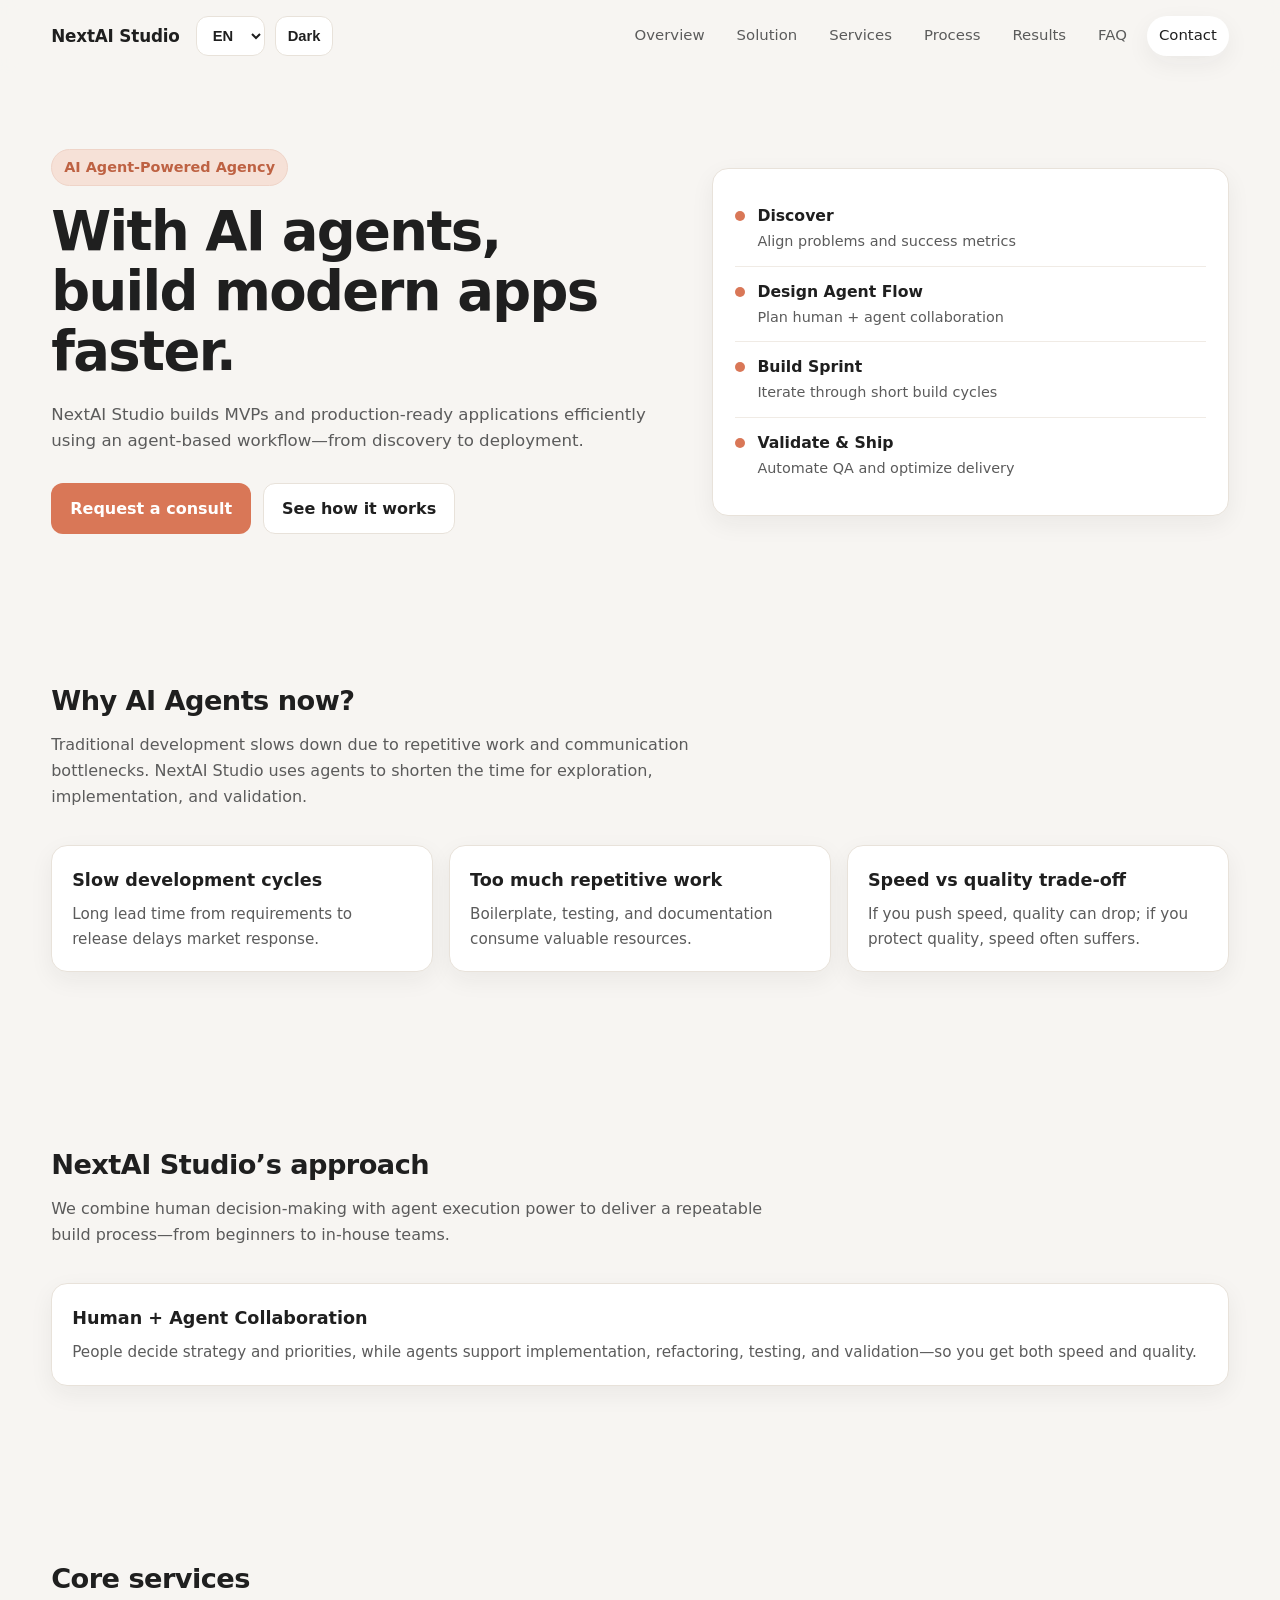
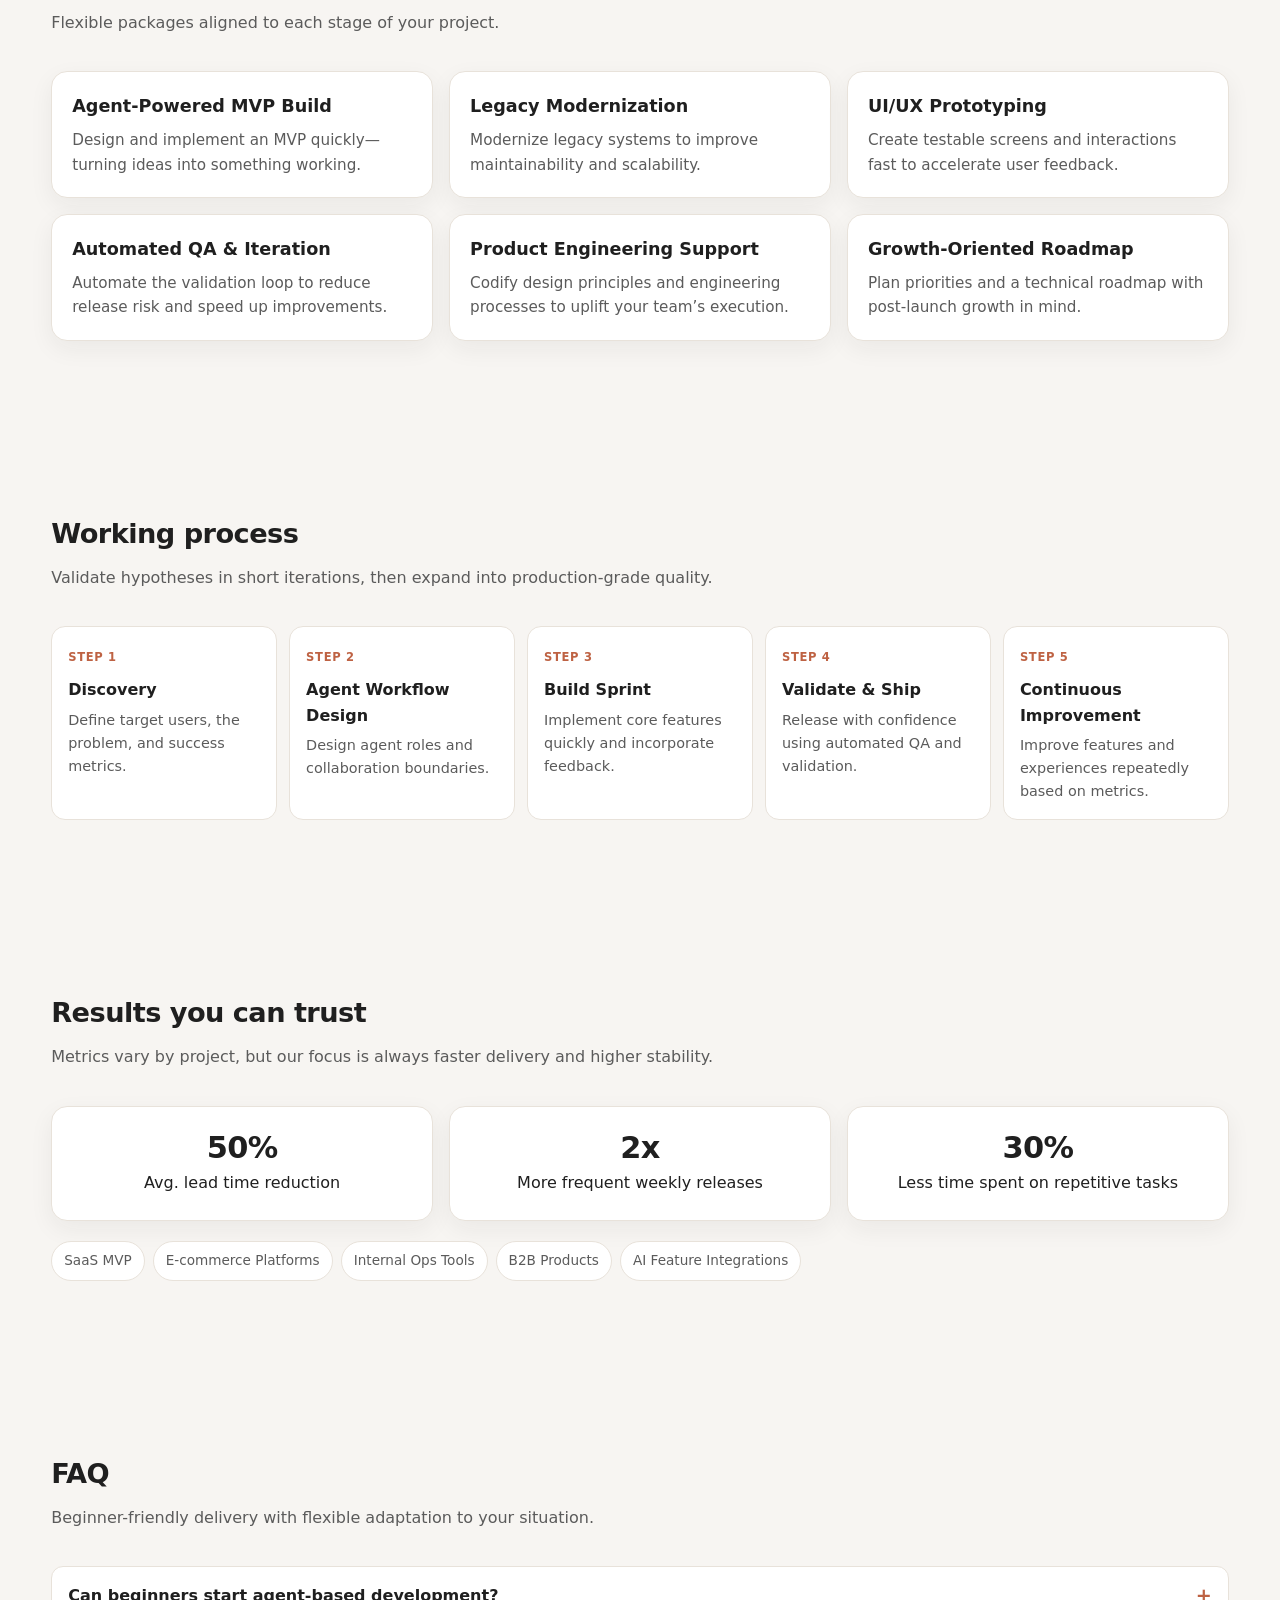
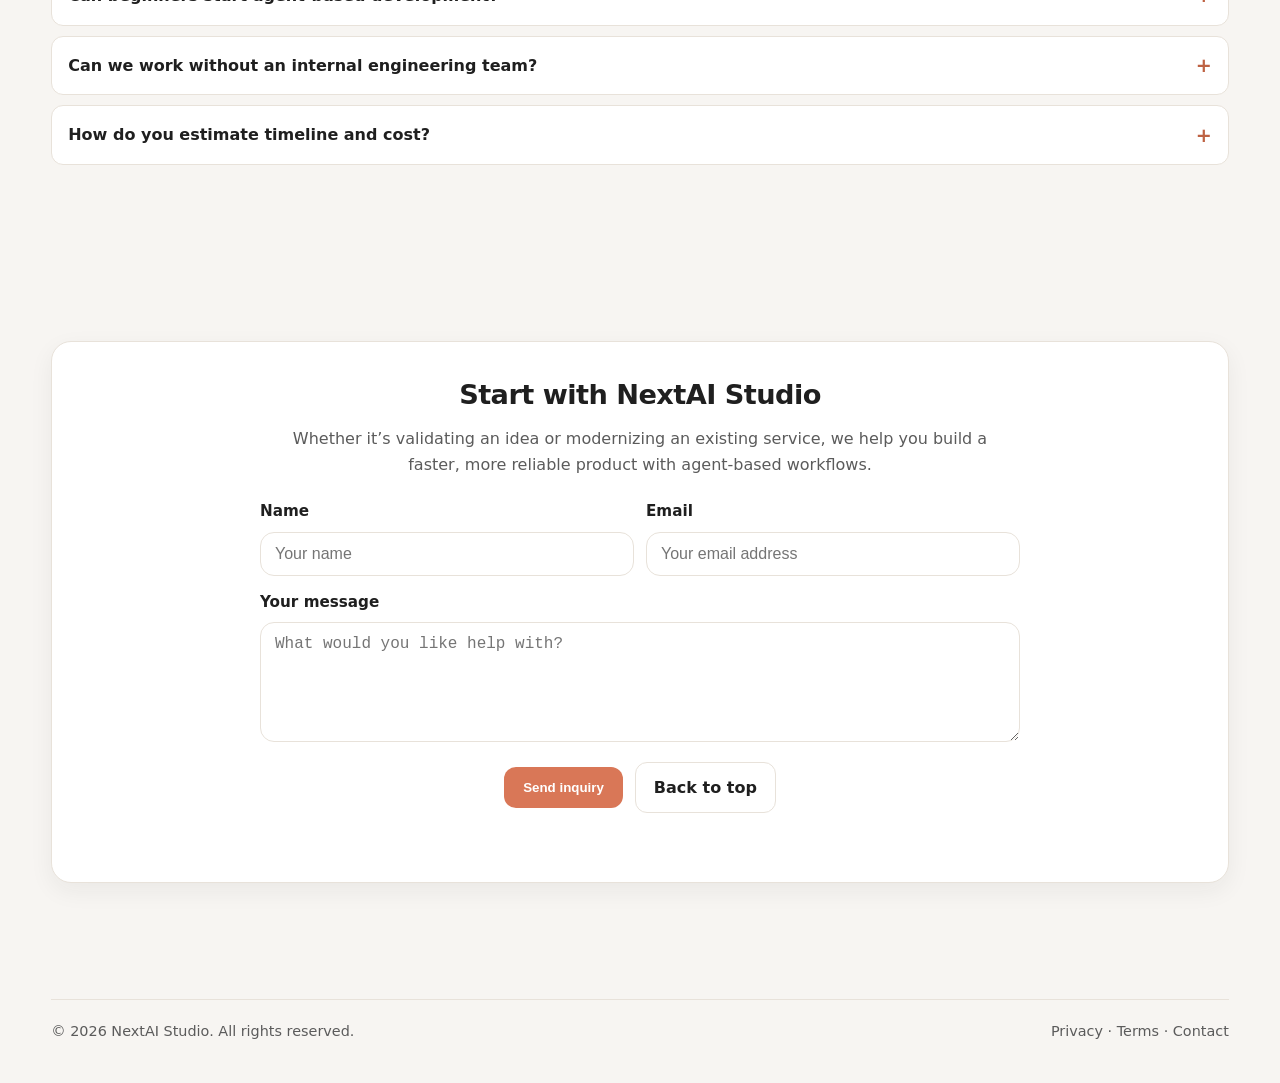
<file: INDEX.html>
<!doctype html>
<html lang="ko">
<head>
  <meta charset="UTF-8">
  <meta name="viewport" content="width=device-width, initial-scale=1.0">
  <meta name="description" content="NextAI Studio는 AI 에이전트 기반 워크플로우로 현대적인 애플리케이션을 빠르게 구축하는 에이전시입니다.">
  <title>NextAI Studio | AI 에이전트 기반 앱 빌드</title>
  <style>
    :root {
      --bg: #f7f5f2;
      --surface: #ffffff;
      --text-primary: #1f1f1f;
      --text-secondary: #5b5b5b;
      --accent: #d97757;
      --accent-dark: #be6243;
      --border: #e8e2da;
      --header-bg: rgba(247, 245, 242, 0.9);
      --soft-separator: #f0ebe5;
      --eyebrow-bg: #f6e1d7;
      --eyebrow-border: #efd4c8;
      --btn-secondary-hover-border: #d8cfc5;
      --focus-outline: #f1b8a2;
      --shadow: 0 8px 24px rgba(31, 31, 31, 0.06);
      --radius: 16px;
      --container: 1200px;
    }

    [data-theme="dark"] {
      --bg: #0f1115;
      --surface: #151821;
      --text-primary: #f2f4f7;
      --text-secondary: #aeb6c2;
      --accent: #e07a52;
      --accent-dark: #c9653f;
      --border: #2a2f3a;
      --header-bg: rgba(15, 17, 21, 0.86);
      --soft-separator: #242a35;
      --eyebrow-bg: rgba(224, 122, 82, 0.14);
      --eyebrow-border: rgba(224, 122, 82, 0.28);
      --btn-secondary-hover-border: #3a3e4a;
      --focus-outline: #f0b8a2;
      --shadow: 0 10px 34px rgba(0, 0, 0, 0.45);
    }

    * {
      box-sizing: border-box;
    }

    html {
      scroll-behavior: smooth;
    }

    body {
      margin: 0;
      font-family: "Pretendard", "Inter", system-ui, -apple-system, sans-serif;
      color: var(--text-primary);
      background: var(--bg);
      line-height: 1.6;
      color-scheme: light dark;
    }

    img {
      max-width: 100%;
      display: block;
    }

    a {
      color: inherit;
      text-decoration: none;
    }

    .container {
      width: min(var(--container), 92%);
      margin: 0 auto;
    }

    .section {
      padding: 88px 0;
    }

    .section-title {
      margin: 0 0 14px;
      font-size: clamp(1.7rem, 2vw, 2.2rem);
      line-height: 1.25;
      letter-spacing: -0.02em;
    }

    .section-desc {
      margin: 0 0 36px;
      color: var(--text-secondary);
      max-width: 720px;
    }

    .site-header {
      position: sticky;
      top: 0;
      z-index: 100;
      border-bottom: 1px solid transparent;
      background: var(--header-bg);
      backdrop-filter: blur(8px);
      transition: border-color 0.2s ease;
    }

    .site-header.scrolled {
      border-color: var(--border);
    }

    .nav-wrap {
      min-height: 72px;
      display: flex;
      align-items: center;
      justify-content: space-between;
      gap: 16px;
      flex-wrap: wrap;
    }

    .brand {
      font-weight: 700;
      letter-spacing: -0.01em;
      font-size: 1.05rem;
    }

    .header-controls {
      display: inline-flex;
      align-items: center;
      gap: 10px;
    }

    .sr-only {
      position: absolute;
      width: 1px;
      height: 1px;
      padding: 0;
      margin: -1px;
      overflow: hidden;
      clip: rect(0, 0, 0, 0);
      border: 0;
      white-space: nowrap;
    }

    .lang-select {
      height: 40px;
      border: 1px solid var(--border);
      background: var(--surface);
      color: var(--text-primary);
      border-radius: 12px;
      padding: 0 12px;
      font-weight: 600;
      cursor: pointer;
      font-size: 0.92rem;
    }

    .theme-toggle {
      height: 40px;
      border: 1px solid var(--border);
      background: var(--surface);
      color: var(--text-primary);
      border-radius: 12px;
      padding: 0 12px;
      font-weight: 700;
      cursor: pointer;
      font-size: 0.92rem;
      transition: 0.2s ease;
    }

    .theme-toggle:hover {
      transform: translateY(-1px);
      border-color: var(--btn-secondary-hover-border);
    }

    .nav-toggle {
      display: none;
      border: 1px solid var(--border);
      background: var(--surface);
      padding: 8px 10px;
      border-radius: 10px;
      font-size: 0.9rem;
      cursor: pointer;
    }

    .nav-links {
      display: flex;
      align-items: center;
      gap: 8px;
      flex-wrap: wrap;
      margin-left: auto;
    }

    .nav-links a {
      padding: 8px 12px;
      border-radius: 999px;
      color: var(--text-secondary);
      font-size: 0.93rem;
      transition: 0.2s ease;
    }

    .nav-links a:hover,
    .nav-links a.active {
      color: var(--text-primary);
      background: var(--surface);
      box-shadow: var(--shadow);
    }

    .hero {
      padding: 76px 0 62px;
    }

    .hero-grid {
      display: grid;
      grid-template-columns: 1.1fr 0.9fr;
      gap: 30px;
      align-items: center;
    }

    .eyebrow {
      display: inline-block;
      margin-bottom: 16px;
      font-size: 0.9rem;
      font-weight: 600;
      color: var(--accent-dark);
      background: var(--eyebrow-bg);
      border: 1px solid var(--eyebrow-border);
      border-radius: 999px;
      padding: 6px 12px;
    }

    h1 {
      margin: 0;
      font-size: clamp(2rem, 5vw, 3.4rem);
      line-height: 1.1;
      letter-spacing: -0.03em;
    }

    .hero p {
      color: var(--text-secondary);
      font-size: 1.04rem;
      max-width: 620px;
      margin: 20px 0 28px;
    }

    .cta-group {
      display: flex;
      flex-wrap: wrap;
      gap: 12px;
    }

    .btn {
      display: inline-flex;
      align-items: center;
      justify-content: center;
      border-radius: 12px;
      padding: 12px 18px;
      border: 1px solid transparent;
      font-weight: 600;
      cursor: pointer;
      transition: 0.2s ease;
    }

    .btn-primary {
      background: var(--accent);
      color: #ffffff;
    }

    .btn-primary:hover {
      background: var(--accent-dark);
      transform: translateY(-1px);
    }

    .btn-secondary {
      background: var(--surface);
      border-color: var(--border);
      color: var(--text-primary);
    }

    .btn-secondary:hover {
      border-color: var(--btn-secondary-hover-border);
      transform: translateY(-1px);
    }

    .hero-card {
      background: var(--surface);
      border: 1px solid var(--border);
      border-radius: var(--radius);
      box-shadow: var(--shadow);
      padding: 22px;
    }

    .flow-item {
      display: flex;
      gap: 12px;
      padding: 12px 0;
      border-bottom: 1px solid var(--soft-separator);
    }

    .flow-item:last-child {
      border-bottom: none;
    }

    .flow-dot {
      width: 10px;
      height: 10px;
      margin-top: 8px;
      border-radius: 50%;
      background: var(--accent);
      flex-shrink: 0;
    }

    .flow-item strong {
      display: block;
      font-size: 0.98rem;
    }

    .flow-item span {
      font-size: 0.9rem;
      color: var(--text-secondary);
    }

    .problem-grid,
    .service-grid,
    .kpi-grid {
      display: grid;
      grid-template-columns: repeat(3, minmax(0, 1fr));
      gap: 16px;
    }

    .card {
      background: var(--surface);
      border: 1px solid var(--border);
      border-radius: var(--radius);
      padding: 20px;
      box-shadow: var(--shadow);
    }

    .card h3 {
      margin: 0 0 8px;
      font-size: 1.1rem;
    }

    .card p {
      margin: 0;
      color: var(--text-secondary);
      font-size: 0.95rem;
    }

    .steps {
      display: grid;
      grid-template-columns: repeat(5, minmax(0, 1fr));
      gap: 12px;
    }

    .step {
      background: var(--surface);
      border: 1px solid var(--border);
      border-radius: 14px;
      padding: 16px;
    }

    .step small {
      color: var(--accent-dark);
      font-weight: 700;
      text-transform: uppercase;
      letter-spacing: 0.06em;
      font-size: 0.72rem;
    }

    .step h4 {
      margin: 8px 0 6px;
      font-size: 1rem;
    }

    .step p {
      margin: 0;
      color: var(--text-secondary);
      font-size: 0.9rem;
    }

    .kpi {
      text-align: center;
      padding: 24px 16px;
    }

    .kpi strong {
      display: block;
      font-size: 1.9rem;
      line-height: 1.1;
      margin-bottom: 6px;
      letter-spacing: -0.02em;
    }

    .badge-row {
      margin-top: 20px;
      display: flex;
      flex-wrap: wrap;
      gap: 8px;
    }

    .badge {
      display: inline-flex;
      align-items: center;
      padding: 8px 12px;
      border-radius: 999px;
      background: var(--surface);
      border: 1px solid var(--border);
      color: var(--text-secondary);
      font-size: 0.85rem;
    }

    .faq-list {
      display: grid;
      gap: 10px;
    }

    .faq-item {
      border: 1px solid var(--border);
      border-radius: 12px;
      background: var(--surface);
      overflow: hidden;
    }

    .faq-question {
      width: 100%;
      border: 0;
      text-align: left;
      background: transparent;
      font: inherit;
      font-weight: 600;
      color: var(--text-primary);
      padding: 16px;
      cursor: pointer;
      display: flex;
      align-items: center;
      justify-content: space-between;
      gap: 12px;
    }

    .faq-answer {
      max-height: 0;
      overflow: hidden;
      transition: max-height 0.28s ease;
    }

    .faq-answer p {
      margin: 0;
      padding: 0 16px 16px;
      color: var(--text-secondary);
      font-size: 0.95rem;
    }

    .faq-item.open .faq-answer {
      max-height: 220px;
    }

    .faq-item.open .faq-icon {
      transform: rotate(45deg);
    }

    .faq-icon {
      transition: transform 0.2s ease;
      color: var(--accent-dark);
      font-size: 1.2rem;
      line-height: 1;
    }

    .cta-panel {
      background: var(--surface);
      border: 1px solid var(--border);
      border-radius: 20px;
      padding: 36px;
      box-shadow: var(--shadow);
      text-align: center;
    }

    .cta-panel p {
      margin: 12px auto 22px;
      max-width: 700px;
      color: var(--text-secondary);
    }

    .site-footer {
      padding: 28px 0 40px;
      color: var(--text-secondary);
      font-size: 0.9rem;
    }

    .footer-row {
      display: flex;
      justify-content: space-between;
      gap: 10px;
      flex-wrap: wrap;
      border-top: 1px solid var(--border);
      padding-top: 20px;
    }

    .reveal {
      opacity: 0;
      transform: translateY(20px);
      transition: opacity 0.5s ease, transform 0.5s ease;
    }

    .reveal.show {
      opacity: 1;
      transform: translateY(0);
    }

    :focus-visible {
      outline: 3px solid var(--focus-outline);
      outline-offset: 2px;
      border-radius: 6px;
    }

    .contact-form {
      max-width: 760px;
      margin: 0 auto;
      text-align: left;
      display: grid;
      gap: 14px;
    }

    .form-grid {
      display: grid;
      grid-template-columns: 1fr 1fr;
      gap: 12px;
    }

    .field {
      display: grid;
      gap: 8px;
    }

    .field label {
      font-weight: 700;
      font-size: 0.95rem;
    }

    .input,
    .textarea {
      width: 100%;
      border: 1px solid var(--border);
      background: var(--surface);
      color: var(--text-primary);
      border-radius: 14px;
      padding: 12px 14px;
      font-size: 1rem;
      outline: none;
    }

    .textarea {
      min-height: 120px;
      resize: vertical;
    }

    .form-actions {
      display: flex;
      gap: 12px;
      flex-wrap: wrap;
      align-items: center;
      justify-content: center;
      margin-top: 6px;
    }

    .form-status {
      text-align: center;
      font-size: 0.95rem;
      color: var(--text-secondary);
      min-height: 1.2em;
    }

    @media (max-width: 1023px) {
      .hero-grid,
      .problem-grid,
      .service-grid,
      .kpi-grid,
      .steps {
        grid-template-columns: repeat(2, minmax(0, 1fr));
      }
    }

    @media (max-width: 767px) {
      .section {
        padding: 70px 0;
      }

      .hero {
        padding-top: 56px;
      }

      .hero-grid,
      .problem-grid,
      .service-grid,
      .kpi-grid,
      .steps {
        grid-template-columns: 1fr;
      }

      .nav-toggle {
        display: inline-flex;
      }

      .header-controls {
        gap: 8px;
      }

      .lang-select,
      .theme-toggle {
        height: 38px;
        border-radius: 10px;
        padding: 0 10px;
      }

      .nav-links {
        position: absolute;
        top: calc(100% + 1px);
        left: 4%;
        right: 4%;
        display: none;
        flex-direction: column;
        align-items: stretch;
        background: var(--surface);
        border: 1px solid var(--border);
        padding: 10px;
        border-radius: 14px;
        box-shadow: var(--shadow);
      }

      .nav-links.open {
        display: flex;
      }

      .nav-links a {
        border-radius: 10px;
      }

      .cta-panel {
        padding: 26px 18px;
      }

      .form-grid {
        grid-template-columns: 1fr;
      }
    }
  </style>
</head>
<body>
  <header class="site-header" id="top">
    <div class="container nav-wrap">
      <a href="#top" class="brand" data-i18n="brandName">NextAI Studio</a>
      <div class="header-controls">
        <label for="lang-select" class="sr-only" data-i18n="languageLabel">언어</label>
        <select id="lang-select" class="lang-select" aria-label="언어 선택">
          <option value="ko">KO</option>
          <option value="en">EN</option>
          <option value="ja">JA</option>
          <option value="zh">ZH</option>
        </select>
        <button class="theme-toggle" type="button" id="theme-toggle" aria-pressed="false" aria-label="테마 전환">
          <span id="theme-toggle-text" data-i18n="themeToggle">Dark</span>
        </button>
      </div>
      <button class="nav-toggle" type="button" aria-expanded="false" aria-controls="nav-links" data-i18n="menuButton">메뉴</button>
      <nav class="nav-links" id="nav-links" aria-label="주요 섹션">
        <a href="#about" data-i18n="navAbout">개요</a>
        <a href="#solution" data-i18n="navSolution">솔루션</a>
        <a href="#services" data-i18n="navServices">서비스</a>
        <a href="#process" data-i18n="navProcess">프로세스</a>
        <a href="#results" data-i18n="navResults">성과</a>
        <a href="#faq" data-i18n="navFaq">FAQ</a>
        <a href="#contact" data-i18n="navContact">문의</a>
      </nav>
    </div>
  </header>

  <main>
    <section class="hero reveal">
      <div class="container hero-grid">
        <div>
          <span class="eyebrow" data-i18n="heroEyebrow">AI Agent-Powered Agency</span>
          <h1 data-i18n="heroTitle">AI 에이전트와 함께,<br>현대적인 앱 개발을 더 빠르게.</h1>
          <p data-i18n="heroSubtitle">
            NextAI Studio는 기획부터 배포까지 AI 에이전트 기반 워크플로우로
            MVP와 프로덕션 애플리케이션을 효율적으로 구축합니다.
          </p>
          <div class="cta-group">
            <a class="btn btn-primary" href="#contact" data-i18n="heroCtaContact">상담 요청하기</a>
            <a class="btn btn-secondary" href="#process" data-i18n="heroCtaProcess">작업 방식 보기</a>
          </div>
        </div>
        <aside class="hero-card" aria-label="NextAI Studio 워크플로우 요약">
          <div class="flow-item">
            <div class="flow-dot" aria-hidden="true"></div>
            <div><strong data-i18n="flowDiscoverTitle">Discover</strong><span data-i18n="flowDiscoverDesc">문제 정의와 성공 지표 정렬</span></div>
          </div>
          <div class="flow-item">
            <div class="flow-dot" aria-hidden="true"></div>
            <div><strong data-i18n="flowDesignTitle">Design Agent Flow</strong><span data-i18n="flowDesignDesc">사람+에이전트 협업 구조 설계</span></div>
          </div>
          <div class="flow-item">
            <div class="flow-dot" aria-hidden="true"></div>
            <div><strong data-i18n="flowBuildTitle">Build Sprint</strong><span data-i18n="flowBuildDesc">짧은 주기의 구현과 반복 개선</span></div>
          </div>
          <div class="flow-item">
            <div class="flow-dot" aria-hidden="true"></div>
            <div><strong data-i18n="flowValidateTitle">Validate & Ship</strong><span data-i18n="flowValidateDesc">QA 자동화와 배포 최적화</span></div>
          </div>
        </aside>
      </div>
    </section>

    <section class="section reveal" id="about">
      <div class="container">
        <h2 class="section-title" data-i18n="aboutTitle">왜 지금, AI 에이전트 기반 개발인가</h2>
        <p class="section-desc" data-i18n="aboutDesc">
          전통적인 방식은 반복 작업과 커뮤니케이션 병목으로 출시 속도가 느려집니다.
          NextAI Studio는 에이전트를 활용해 탐색, 구현, 검증의 시간을 단축합니다.
        </p>
        <div class="problem-grid">
          <article class="card">
            <h3 data-i18n="problem1Title">느린 개발 사이클</h3>
            <p data-i18n="problem1Desc">요구사항 반영과 배포까지 리드타임이 길어 시장 대응이 늦어집니다.</p>
          </article>
          <article class="card">
            <h3 data-i18n="problem2Title">반복적인 작업 부담</h3>
            <p data-i18n="problem2Desc">보일러플레이트, 테스트, 문서화 등 반복 업무에 리소스가 소모됩니다.</p>
          </article>
          <article class="card">
            <h3 data-i18n="problem3Title">품질과 속도의 트레이드오프</h3>
            <p data-i18n="problem3Desc">속도를 높이면 품질이 흔들리고, 품질을 지키면 속도가 떨어지기 쉽습니다.</p>
          </article>
        </div>
      </div>
    </section>

    <section class="section reveal" id="solution">
      <div class="container">
        <h2 class="section-title" data-i18n="solutionTitle">NextAI Studio의 솔루션</h2>
        <p class="section-desc" data-i18n="solutionDesc">
          사람의 의사결정에 AI 에이전트의 실행력을 결합해, 입문자부터 실무팀까지
          재현 가능한 빌드 프로세스를 제공합니다.
        </p>
        <div class="card">
          <h3 data-i18n="solutionCardTitle">Human + Agent 협업 모델</h3>
          <p data-i18n="solutionCardDesc">
            전략과 우선순위는 사람이 결정하고, 에이전트는 구현/리팩터링/테스트/검증을
            보조합니다. 이를 통해 개발 속도와 품질을 동시에 확보합니다.
          </p>
        </div>
      </div>
    </section>

    <section class="section reveal" id="services">
      <div class="container">
        <h2 class="section-title" data-i18n="servicesTitle">핵심 서비스</h2>
        <p class="section-desc" data-i18n="servicesDesc">프로젝트의 단계별 목표에 맞춰 유연한 패키지로 제공합니다.</p>
        <div class="service-grid">
          <article class="card">
            <h3 data-i18n="service1Title">Agent-Powered MVP Build</h3>
            <p data-i18n="service1Desc">아이디어 검증을 위한 MVP를 빠르게 설계하고 실제 동작 가능한 형태로 구현합니다.</p>
          </article>
          <article class="card">
            <h3 data-i18n="service2Title">Legacy Modernization</h3>
            <p data-i18n="service2Desc">기존 시스템을 현대적인 구조로 개선해 유지보수성과 확장성을 높입니다.</p>
          </article>
          <article class="card">
            <h3 data-i18n="service3Title">UI/UX Prototyping</h3>
            <p data-i18n="service3Desc">실험 가능한 화면과 인터랙션을 빠르게 만들어 사용자 피드백을 앞당깁니다.</p>
          </article>
          <article class="card">
            <h3 data-i18n="service4Title">Automated QA & Iteration</h3>
            <p data-i18n="service4Desc">기능 검증 루프를 자동화해 릴리즈 리스크를 줄이고 개선 주기를 단축합니다.</p>
          </article>
          <article class="card">
            <h3 data-i18n="service5Title">Product Engineering Support</h3>
            <p data-i18n="service5Desc">설계 원칙과 개발 프로세스까지 정리해 내부 팀의 실행력을 함께 끌어올립니다.</p>
          </article>
          <article class="card">
            <h3 data-i18n="service6Title">Growth-Oriented Roadmap</h3>
            <p data-i18n="service6Desc">출시 이후 성장을 고려한 기능 우선순위와 기술 로드맵을 제안합니다.</p>
          </article>
        </div>
      </div>
    </section>

    <section class="section reveal" id="process">
      <div class="container">
        <h2 class="section-title" data-i18n="processTitle">작업 프로세스</h2>
        <p class="section-desc" data-i18n="processDesc">짧은 반복 주기로 가설을 검증하고, 실서비스 품질까지 단계적으로 확장합니다.</p>
        <div class="steps">
          <article class="step">
            <small data-i18n="step1Small">Step 1</small>
            <h4 data-i18n="step1Title">Discovery</h4>
            <p data-i18n="step1Desc">목표 사용자, 문제, 성공 지표를 정리합니다.</p>
          </article>
          <article class="step">
            <small data-i18n="step2Small">Step 2</small>
            <h4 data-i18n="step2Title">Agent Workflow Design</h4>
            <p data-i18n="step2Desc">에이전트 역할과 협업 경계를 설계합니다.</p>
          </article>
          <article class="step">
            <small data-i18n="step3Small">Step 3</small>
            <h4 data-i18n="step3Title">Build Sprint</h4>
            <p data-i18n="step3Desc">핵심 기능을 빠르게 구현하고 피드백을 반영합니다.</p>
          </article>
          <article class="step">
            <small data-i18n="step4Small">Step 4</small>
            <h4 data-i18n="step4Title">Validate & Ship</h4>
            <p data-i18n="step4Desc">QA 자동화와 검증을 거쳐 안정적으로 배포합니다.</p>
          </article>
          <article class="step">
            <small data-i18n="step5Small">Step 5</small>
            <h4 data-i18n="step5Title">Continuous Improvement</h4>
            <p data-i18n="step5Desc">지표 기반으로 기능과 경험을 반복 개선합니다.</p>
          </article>
        </div>
      </div>
    </section>

    <section class="section reveal" id="results">
      <div class="container">
        <h2 class="section-title" data-i18n="resultsTitle">성과 및 신뢰 지표</h2>
        <p class="section-desc" data-i18n="resultsDesc">프로젝트 성격에 따라 지표는 달라지지만, 공통적으로 속도와 안정성 개선을 목표로 합니다.</p>
        <div class="kpi-grid">
          <article class="card kpi">
            <strong data-i18n="kpi1Value">50%</strong>
            <span data-i18n="kpi1Label">평균 리드타임 단축</span>
          </article>
          <article class="card kpi">
            <strong data-i18n="kpi2Value">2x</strong>
            <span data-i18n="kpi2Label">주간 배포 빈도 향상</span>
          </article>
          <article class="card kpi">
            <strong data-i18n="kpi3Value">30%</strong>
            <span data-i18n="kpi3Label">반복 업무 시간 절감</span>
          </article>
        </div>
        <div class="badge-row" aria-label="지원 프로젝트 유형">
          <span class="badge" data-i18n="badge1">SaaS MVP</span>
          <span class="badge" data-i18n="badge2">커머스 플랫폼</span>
          <span class="badge" data-i18n="badge3">내부 운영 툴</span>
          <span class="badge" data-i18n="badge4">B2B 프로덕트</span>
          <span class="badge" data-i18n="badge5">AI 기능 통합 프로젝트</span>
        </div>
      </div>
    </section>

    <section class="section reveal" id="faq">
      <div class="container">
        <h2 class="section-title" data-i18n="faqTitle">자주 묻는 질문</h2>
        <p class="section-desc" data-i18n="faqDesc">입문자도 이해하기 쉬운 방식으로 진행하며, 프로젝트 상황에 맞춰 유연하게 대응합니다.</p>
        <div class="faq-list">
          <article class="faq-item">
            <button class="faq-question" type="button" aria-expanded="false" aria-controls="faq-a1">
              <span data-i18n="faqQ1">입문자도 에이전트 기반 개발을 시작할 수 있나요?</span>
              <span class="faq-icon" aria-hidden="true">+</span>
            </button>
            <div class="faq-answer" id="faq-a1">
              <p data-i18n="faqA1">가능합니다. 목표 설정, 도구 선택, 역할 분리까지 실무에 맞춘 기본 프레임을 함께 설계해드립니다.</p>
            </div>
          </article>
          <article class="faq-item">
            <button class="faq-question" type="button" aria-expanded="false" aria-controls="faq-a2">
              <span data-i18n="faqQ2">내부 개발팀이 없어도 프로젝트를 진행할 수 있나요?</span>
              <span class="faq-icon" aria-hidden="true">+</span>
            </button>
            <div class="faq-answer" id="faq-a2">
              <p data-i18n="faqA2">네. 기획 단계부터 개발, 검증, 배포까지 풀사이클로 지원하며 필요한 경우 운영 가이드까지 제공합니다.</p>
            </div>
          </article>
          <article class="faq-item">
            <button class="faq-question" type="button" aria-expanded="false" aria-controls="faq-a3">
              <span data-i18n="faqQ3">기간과 비용은 어떻게 산정되나요?</span>
              <span class="faq-icon" aria-hidden="true">+</span>
            </button>
            <div class="faq-answer" id="faq-a3">
              <p data-i18n="faqA3">목표 범위, 복잡도, 일정에 따라 산정합니다. Discovery 이후 명확한 범위 문서와 함께 견적을 제안합니다.</p>
            </div>
          </article>
        </div>
      </div>
    </section>

    <section class="section reveal" id="contact">
      <div class="container">
        <div class="cta-panel">
          <h2 class="section-title" data-i18n="contactTitle">지금, NextAI Studio와 시작하세요</h2>
          <p data-i18n="contactDesc">
            아이디어 검증이든 기존 서비스 고도화든, AI 에이전트 기반 워크플로우로
            더 빠르고 신뢰도 높은 제품 개발을 도와드립니다.
          </p>

          <form id="contact-form" class="contact-form" novalidate>
            <div class="form-grid">
              <div class="field">
                <label for="contact-name" data-i18n="contactNameLabel">이름</label>
                <input
                  id="contact-name"
                  name="name"
                  class="input"
                  type="text"
                  autocomplete="name"
                  required
                  placeholder="이름"
                  data-i18n-placeholder="contactNamePlaceholder"
                >
              </div>
              <div class="field">
                <label for="contact-email" data-i18n="contactEmailLabel">이메일</label>
                <input
                  id="contact-email"
                  name="email"
                  class="input"
                  type="email"
                  autocomplete="email"
                  required
                  placeholder="이메일 주소"
                  data-i18n-placeholder="contactEmailPlaceholder"
                >
              </div>
            </div>
            <div class="field">
              <label for="contact-message" data-i18n="contactMessageLabel">문의 사항</label>
              <textarea
                id="contact-message"
                name="message"
                class="textarea"
                required
                placeholder="어떤 프로젝트를 도와드릴까요?"
                data-i18n-placeholder="contactMessagePlaceholder"
              ></textarea>
            </div>

            <div class="form-actions">
              <button class="btn btn-primary" type="submit" data-i18n="contactSubmitButton">문의 보내기</button>
              <a class="btn btn-secondary" href="#top" data-i18n="contactBackToTop">맨 위로 이동</a>
            </div>
            <div id="contact-status" class="form-status" aria-live="polite"></div>
          </form>
        </div>
      </div>
    </section>
  </main>

  <footer class="site-footer">
    <div class="container footer-row">
      <span data-i18n="footerCopy">© 2026 NextAI Studio. All rights reserved.</span>
      <span data-i18n="footerLinks">Privacy · Terms · Contact</span>
    </div>
  </footer>

  <script>
    (function () {
      var header = document.querySelector(".site-header");
      var navLinks = document.querySelectorAll(".nav-links a");
      var sections = document.querySelectorAll("main section[id]");
      var navToggle = document.querySelector(".nav-toggle");
      var navMenu = document.getElementById("nav-links");

      // ------------------------------
      // Theme (light/dark) + i18n
      // ------------------------------
      var translations = {
        ko: {
          brandName: "NextAI Studio",
          languageLabel: "언어",
          menuButton: "메뉴",

          navAbout: "개요",
          navSolution: "솔루션",
          navServices: "서비스",
          navProcess: "프로세스",
          navResults: "성과",
          navFaq: "FAQ",
          navContact: "문의",

          themeToggle: "Dark",
          themeToggleDark: "다크",
          themeToggleLight: "라이트",

          heroEyebrow: "AI 에이전트 기반 에이전시",
          heroTitle: "AI 에이전트와 함께,<br>현대적인 앱 개발을 더 빠르게.",
          heroSubtitle:
            "NextAI Studio는 기획부터 배포까지 AI 에이전트 기반 워크플로우로 MVP와 프로덕션 애플리케이션을 효율적으로 구축합니다.",
          heroCtaContact: "상담 요청하기",
          heroCtaProcess: "작업 방식 보기",

          flowDiscoverTitle: "Discover",
          flowDiscoverDesc: "문제 정의와 성공 지표 정렬",
          flowDesignTitle: "Design Agent Flow",
          flowDesignDesc: "사람+에이전트 협업 구조 설계",
          flowBuildTitle: "Build Sprint",
          flowBuildDesc: "짧은 주기의 구현과 반복 개선",
          flowValidateTitle: "Validate & Ship",
          flowValidateDesc: "QA 자동화와 배포 최적화",

          aboutTitle: "왜 지금, AI 에이전트 기반 개발인가",
          aboutDesc:
            "전통적인 방식은 반복 작업과 커뮤니케이션 병목으로 출시 속도가 느려집니다. NextAI Studio는 에이전트를 활용해 탐색, 구현, 검증의 시간을 단축합니다.",
          problem1Title: "느린 개발 사이클",
          problem1Desc: "요구사항 반영과 배포까지 리드타임이 길어 시장 대응이 늦어집니다.",
          problem2Title: "반복적인 작업 부담",
          problem2Desc: "보일러플레이트, 테스트, 문서화 등 반복 업무에 리소스가 소모됩니다.",
          problem3Title: "품질과 속도의 트레이드오프",
          problem3Desc: "속도를 높이면 품질이 흔들리고, 품질을 지키면 속도가 떨어지기 쉽습니다.",

          solutionTitle: "NextAI Studio의 솔루션",
          solutionDesc:
            "사람의 의사결정에 AI 에이전트의 실행력을 결합해, 입문자부터 실무팀까지 재현 가능한 빌드 프로세스를 제공합니다.",
          solutionCardTitle: "Human + Agent 협업 모델",
          solutionCardDesc:
            "전략과 우선순위는 사람이 결정하고, 에이전트는 구현/리팩터링/테스트/검증을 보조합니다. 이를 통해 개발 속도와 품질을 동시에 확보합니다.",

          servicesTitle: "핵심 서비스",
          servicesDesc: "프로젝트의 단계별 목표에 맞춰 유연한 패키지로 제공합니다.",
          service1Title: "Agent-Powered MVP Build",
          service1Desc:
            "아이디어 검증을 위한 MVP를 빠르게 설계하고 실제 동작 가능한 형태로 구현합니다.",
          service2Title: "Legacy Modernization",
          service2Desc: "기존 시스템을 현대적인 구조로 개선해 유지보수성과 확장성을 높입니다.",
          service3Title: "UI/UX Prototyping",
          service3Desc: "실험 가능한 화면과 인터랙션을 빠르게 만들어 사용자 피드백을 앞당깁니다.",
          service4Title: "Automated QA & Iteration",
          service4Desc: "기능 검증 루프를 자동화해 릴리즈 리스크를 줄이고 개선 주기를 단축합니다.",
          service5Title: "Product Engineering Support",
          service5Desc: "설계 원칙과 개발 프로세스까지 정리해 내부 팀의 실행력을 함께 끌어올립니다.",
          service6Title: "Growth-Oriented Roadmap",
          service6Desc: "출시 이후 성장을 고려한 기능 우선순위와 기술 로드맵을 제안합니다.",

          processTitle: "작업 프로세스",
          processDesc: "짧은 반복 주기로 가설을 검증하고, 실서비스 품질까지 단계적으로 확장합니다.",

          step1Small: "Step 1",
          step1Title: "Discovery",
          step1Desc: "목표 사용자, 문제, 성공 지표를 정리합니다.",
          step2Small: "Step 2",
          step2Title: "Agent Workflow Design",
          step2Desc: "에이전트 역할과 협업 경계를 설계합니다.",
          step3Small: "Step 3",
          step3Title: "Build Sprint",
          step3Desc: "핵심 기능을 빠르게 구현하고 피드백을 반영합니다.",
          step4Small: "Step 4",
          step4Title: "Validate & Ship",
          step4Desc: "QA 자동화와 검증을 거쳐 안정적으로 배포합니다.",
          step5Small: "Step 5",
          step5Title: "Continuous Improvement",
          step5Desc: "지표 기반으로 기능과 경험을 반복 개선합니다.",

          resultsTitle: "성과 및 신뢰 지표",
          resultsDesc: "프로젝트 성격에 따라 지표는 달라지지만, 공통적으로 속도와 안정성 개선을 목표로 합니다.",
          kpi1Value: "50%",
          kpi1Label: "평균 리드타임 단축",
          kpi2Value: "2x",
          kpi2Label: "주간 배포 빈도 향상",
          kpi3Value: "30%",
          kpi3Label: "반복 업무 시간 절감",

          badge1: "SaaS MVP",
          badge2: "커머스 플랫폼",
          badge3: "내부 운영 툴",
          badge4: "B2B 프로덕트",
          badge5: "AI 기능 통합 프로젝트",

          faqTitle: "자주 묻는 질문",
          faqDesc: "입문자도 이해하기 쉬운 방식으로 진행하며, 프로젝트 상황에 맞춰 유연하게 대응합니다.",
          faqQ1: "입문자도 에이전트 기반 개발을 시작할 수 있나요?",
          faqA1: "가능합니다. 목표 설정, 도구 선택, 역할 분리까지 실무에 맞춘 기본 프레임을 함께 설계해드립니다.",
          faqQ2: "내부 개발팀이 없어도 프로젝트를 진행할 수 있나요?",
          faqA2: "네. 기획 단계부터 개발, 검증, 배포까지 풀사이클로 지원하며 필요한 경우 운영 가이드까지 제공합니다.",
          faqQ3: "기간과 비용은 어떻게 산정되나요?",
          faqA3: "목표 범위, 복잡도, 일정에 따라 산정합니다. Discovery 이후 명확한 범위 문서와 함께 견적을 제안합니다.",

          contactTitle: "지금, NextAI Studio와 시작하세요",
          contactDesc:
            "아이디어 검증이든 기존 서비스 고도화든, AI 에이전트 기반 워크플로우로 더 빠르고 신뢰도 높은 제품 개발을 도와드립니다.",
          contactNameLabel: "이름",
          contactNamePlaceholder: "이름",
          contactEmailLabel: "이메일",
          contactEmailPlaceholder: "이메일 주소",
          contactMessageLabel: "문의 사항",
          contactMessagePlaceholder: "어떤 프로젝트를 도와드릴까요?",
          contactSubmitButton: "문의 보내기",
          contactBackToTop: "맨 위로 이동",

          contactMailSubject: "NextAI Studio 문의",
          contactMailBody:
            "다음 내용을 문의드립니다.\n\n이름: {name}\n이메일: {email}\n\n문의 내용:\n{message}\n\n문의 언어: {lang}",
          contactLanguageLabel: "Korean",
          contactErrorName: "이름을 입력해 주세요.",
          contactErrorEmail: "유효한 이메일 주소를 입력해 주세요.",
          contactErrorMessage: "문의 내용을 입력해 주세요.",
          contactStatusOpening: "메일 앱을 열 준비를 하고 있어요. 잠시만 기다려 주세요.",

          footerCopy: "© 2026 NextAI Studio. All rights reserved.",
          footerLinks: "Privacy · Terms · Contact",
        },
        en: {
          brandName: "NextAI Studio",
          languageLabel: "Language",
          menuButton: "Menu",

          navAbout: "Overview",
          navSolution: "Solution",
          navServices: "Services",
          navProcess: "Process",
          navResults: "Results",
          navFaq: "FAQ",
          navContact: "Contact",

          themeToggle: "Dark",
          themeToggleDark: "Dark",
          themeToggleLight: "Light",

          heroEyebrow: "AI Agent-Powered Agency",
          heroTitle: "With AI agents,<br>build modern apps faster.",
          heroSubtitle:
            "NextAI Studio builds MVPs and production-ready applications efficiently using an agent-based workflow—from discovery to deployment.",
          heroCtaContact: "Request a consult",
          heroCtaProcess: "See how it works",

          flowDiscoverTitle: "Discover",
          flowDiscoverDesc: "Align problems and success metrics",
          flowDesignTitle: "Design Agent Flow",
          flowDesignDesc: "Plan human + agent collaboration",
          flowBuildTitle: "Build Sprint",
          flowBuildDesc: "Iterate through short build cycles",
          flowValidateTitle: "Validate & Ship",
          flowValidateDesc: "Automate QA and optimize delivery",

          aboutTitle: "Why AI Agents now?",
          aboutDesc:
            "Traditional development slows down due to repetitive work and communication bottlenecks. NextAI Studio uses agents to shorten the time for exploration, implementation, and validation.",
          problem1Title: "Slow development cycles",
          problem1Desc: "Long lead time from requirements to release delays market response.",
          problem2Title: "Too much repetitive work",
          problem2Desc: "Boilerplate, testing, and documentation consume valuable resources.",
          problem3Title: "Speed vs quality trade-off",
          problem3Desc: "If you push speed, quality can drop; if you protect quality, speed often suffers.",

          solutionTitle: "NextAI Studio’s approach",
          solutionDesc:
            "We combine human decision-making with agent execution power to deliver a repeatable build process—from beginners to in-house teams.",
          solutionCardTitle: "Human + Agent Collaboration",
          solutionCardDesc:
            "People decide strategy and priorities, while agents support implementation, refactoring, testing, and validation—so you get both speed and quality.",

          servicesTitle: "Core services",
          servicesDesc: "Flexible packages aligned to each stage of your project.",
          service1Title: "Agent-Powered MVP Build",
          service1Desc: "Design and implement an MVP quickly—turning ideas into something working.",
          service2Title: "Legacy Modernization",
          service2Desc: "Modernize legacy systems to improve maintainability and scalability.",
          service3Title: "UI/UX Prototyping",
          service3Desc: "Create testable screens and interactions fast to accelerate user feedback.",
          service4Title: "Automated QA & Iteration",
          service4Desc: "Automate the validation loop to reduce release risk and speed up improvements.",
          service5Title: "Product Engineering Support",
          service5Desc: "Codify design principles and engineering processes to uplift your team’s execution.",
          service6Title: "Growth-Oriented Roadmap",
          service6Desc: "Plan priorities and a technical roadmap with post-launch growth in mind.",

          processTitle: "Working process",
          processDesc: "Validate hypotheses in short iterations, then expand into production-grade quality.",

          step1Small: "Step 1",
          step1Title: "Discovery",
          step1Desc: "Define target users, the problem, and success metrics.",
          step2Small: "Step 2",
          step2Title: "Agent Workflow Design",
          step2Desc: "Design agent roles and collaboration boundaries.",
          step3Small: "Step 3",
          step3Title: "Build Sprint",
          step3Desc: "Implement core features quickly and incorporate feedback.",
          step4Small: "Step 4",
          step4Title: "Validate & Ship",
          step4Desc: "Release with confidence using automated QA and validation.",
          step5Small: "Step 5",
          step5Title: "Continuous Improvement",
          step5Desc: "Improve features and experiences repeatedly based on metrics.",

          resultsTitle: "Results you can trust",
          resultsDesc: "Metrics vary by project, but our focus is always faster delivery and higher stability.",
          kpi1Value: "50%",
          kpi1Label: "Avg. lead time reduction",
          kpi2Value: "2x",
          kpi2Label: "More frequent weekly releases",
          kpi3Value: "30%",
          kpi3Label: "Less time spent on repetitive tasks",

          badge1: "SaaS MVP",
          badge2: "E-commerce Platforms",
          badge3: "Internal Ops Tools",
          badge4: "B2B Products",
          badge5: "AI Feature Integrations",

          faqTitle: "FAQ",
          faqDesc: "Beginner-friendly delivery with flexible adaptation to your situation.",
          faqQ1: "Can beginners start agent-based development?",
          faqA1: "Yes. We design a practical baseline—goal setting, tool selection, and role separation—so you can move fast with confidence.",
          faqQ2: "Can we work without an internal engineering team?",
          faqA2: "Yes. We support end-to-end—from planning to development, validation, and deployment. We can also provide ops guidance when needed.",
          faqQ3: "How do you estimate timeline and cost?",
          faqA3: "We estimate based on scope, complexity, and schedule. After Discovery, we provide a clear scope document and a proposal.",

          contactTitle: "Start with NextAI Studio",
          contactDesc:
            "Whether it’s validating an idea or modernizing an existing service, we help you build a faster, more reliable product with agent-based workflows.",
          contactNameLabel: "Name",
          contactNamePlaceholder: "Your name",
          contactEmailLabel: "Email",
          contactEmailPlaceholder: "Your email address",
          contactMessageLabel: "Your message",
          contactMessagePlaceholder: "What would you like help with?",
          contactSubmitButton: "Send inquiry",
          contactBackToTop: "Back to top",

          contactMailSubject: "NextAI Studio Inquiry",
          contactMailBody:
            "Here is my inquiry.\n\nName: {name}\nEmail: {email}\n\nMessage:\n{message}\n\nLanguage: {lang}",
          contactLanguageLabel: "English",
          contactErrorName: "Please enter your name.",
          contactErrorEmail: "Please enter a valid email address.",
          contactErrorMessage: "Please enter your message.",
          contactStatusOpening: "Preparing to open your mail app. Please wait a moment.",

          footerCopy: "© 2026 NextAI Studio. All rights reserved.",
          footerLinks: "Privacy · Terms · Contact",
        },
        ja: {
          brandName: "NextAI Studio",
          languageLabel: "言語",
          menuButton: "メニュー",

          navAbout: "概要",
          navSolution: "ソリューション",
          navServices: "サービス",
          navProcess: "プロセス",
          navResults: "成果",
          navFaq: "FAQ",
          navContact: "お問い合わせ",

          themeToggle: "Dark",
          themeToggleDark: "ダーク",
          themeToggleLight: "ライト",

          heroEyebrow: "AIエージェント駆動のエージェンシー",
          heroTitle: "AIエージェントと一緒に、<br>モダンなアプリをより速く。",
          heroSubtitle:
            "NextAI Studioは、発見からデプロイまでのエージェントベースのワークフローで、MVPと本番対応アプリを効率よく構築します。",
          heroCtaContact: "相談する",
          heroCtaProcess: "進め方を見る",

          flowDiscoverTitle: "Discover",
          flowDiscoverDesc: "課題と成功指標を揃える",
          flowDesignTitle: "Design Agent Flow",
          flowDesignDesc: "人×エージェントの協業を設計",
          flowBuildTitle: "Build Sprint",
          flowBuildDesc: "短いサイクルで反復改善",
          flowValidateTitle: "Validate & Ship",
          flowValidateDesc: "QA自動化とデリバリー最適化",

          aboutTitle: "なぜ今、AIエージェント？",
          aboutDesc:
            "従来の開発は、繰り返し作業とコミュニケーションのボトルネックでリリースが遅れがちです。NextAI Studioは、探索・実装・検証の時間を短縮するためにエージェントを活用します。",
          problem1Title: "開発サイクルが遅い",
          problem1Desc: "要件〜リリースまでのリードタイムが長く、市場対応が遅れます。",
          problem2Title: "反復作業の負担が大きい",
          problem2Desc: "ボイラープレート、テスト、ドキュメント作成などがリソースを消費します。",
          problem3Title: "スピードと品質のトレードオフ",
          problem3Desc: "スピードを上げると品質が下がりやすく、品質を守るとスピードが落ちがちです。",

          solutionTitle: "NextAI Studioのアプローチ",
          solutionDesc:
            "人の意思決定に、AIエージェントの実行力を組み合わせて、初心者から社内チームまで再現可能なビルドプロセスを提供します。",
          solutionCardTitle: "Human + Agent 協業モデル",
          solutionCardDesc:
            "戦略と優先度は人が決め、エージェントは実装・リファクタリング・テスト・検証をサポートします。これによりスピードと品質を両立します。",

          servicesTitle: "主要サービス",
          servicesDesc: "各フェーズの目標に合わせて柔軟に提供します。",
          service1Title: "エージェント駆動のMVP構築",
          service1Desc: "アイデアを素早く検証できるMVPを設計し、動く形に実装します。",
          service2Title: "レガシーのモダナイズ",
          service2Desc: "既存システムを現代的な構造へ改善し、保守性と拡張性を高めます。",
          service3Title: "UI/UXプロトタイピング",
          service3Desc: "試せる画面とインタラクションを早く作り、ユーザーフィードバックを加速します。",
          service4Title: "自動QAと反復改善",
          service4Desc: "検証ループを自動化してリリースリスクを下げ、改善サイクルを短縮します。",
          service5Title: "プロダクトエンジニアリング支援",
          service5Desc: "設計原則と開発プロセスを整理し、チームの実行力を引き上げます。",
          service6Title: "成長を見据えたロードマップ",
          service6Desc: "リリース後の成長を前提に、優先順位と技術ロードマップを提案します。",

          processTitle: "進め方",
          processDesc: "短い反復で仮説を検証し、段階的に本番品質へ拡張します。",

          step1Small: "Step 1",
          step1Title: "Discovery",
          step1Desc: "ターゲットユーザー、課題、成功指標を整理します。",
          step2Small: "Step 2",
          step2Title: "Agent Workflow Design",
          step2Desc: "エージェントの役割と協業の境界を設計します。",
          step3Small: "Step 3",
          step3Title: "Build Sprint",
          step3Desc: "コア機能を素早く実装し、フィードバックを反映します。",
          step4Small: "Step 4",
          step4Title: "Validate & Ship",
          step4Desc: "自動QAと検証を通じて安心してデプロイします。",
          step5Small: "Step 5",
          step5Title: "Continuous Improvement",
          step5Desc: "指標に基づいて機能と体験を継続的に改善します。",

          resultsTitle: "成果と信頼できる指標",
          resultsDesc: "プロジェクトにより指標は変わりますが、私たちは常にスピードと安定性の改善を目標にしています。",
          kpi1Value: "50%",
          kpi1Label: "平均リードタイム削減",
          kpi2Value: "2x",
          kpi2Label: "週次デプロイ頻度の向上",
          kpi3Value: "30%",
          kpi3Label: "反復作業の時間を削減",

          badge1: "SaaS MVP",
          badge2: "ECプラットフォーム",
          badge3: "社内運用ツール",
          badge4: "B2Bプロダクト",
          badge5: "AI機能の統合案件",

          faqTitle: "よくある質問",
          faqDesc: "初心者でも分かりやすく、状況に合わせて柔軟に対応します。",
          faqQ1: "初心者でもエージェント開発を始められますか？",
          faqA1: "可能です。目標設定、ツール選定、役割分担まで、実務に合うベースを一緒に設計します。",
          faqQ2: "社内の開発チームがなくても進められますか？",
          faqA2: "はい。企画から開発、検証、デプロイまでエンドツーエンドで支援します。必要に応じて運用ガイドも提供します。",
          faqQ3: "期間と費用はどう見積もりますか？",
          faqA3: "スコープ、複雑さ、スケジュールをもとに見積もります。Discovery後に明確なスコープ文書と提案をお送りします。",

          contactTitle: "今すぐNextAI Studioと始めましょう",
          contactDesc:
            "アイデア検証でも既存サービスの高度化でも、AIエージェントのワークフローでより速く、より信頼性の高い開発をお手伝いします。",
          contactNameLabel: "お名前",
          contactNamePlaceholder: "お名前をご入力ください",
          contactEmailLabel: "メールアドレス",
          contactEmailPlaceholder: "メールアドレスをご入力ください",
          contactMessageLabel: "お問い合わせ内容",
          contactMessagePlaceholder: "どのようなプロジェクトをご希望ですか？",
          contactSubmitButton: "送信する",
          contactBackToTop: "ページ上部へ",

          contactMailSubject: "NextAI Studio お問い合わせ",
          contactMailBody:
            "以下についてお問い合わせします。\n\nお名前: {name}\nメール: {email}\n\n内容:\n{message}\n\nお問い合わせ言語: {lang}",
          contactLanguageLabel: "Japanese",
          contactErrorName: "お名前を入力してください。",
          contactErrorEmail: "有効なメールアドレスを入力してください。",
          contactErrorMessage: "お問い合わせ内容を入力してください。",
          contactStatusOpening: "メールアプリを開く準備をしています。少々お待ちください。",

          footerCopy: "© 2026 NextAI Studio. All rights reserved.",
          footerLinks: "Privacy · Terms · Contact",
        },
        zh: {
          brandName: "NextAI Studio",
          languageLabel: "语言",
          menuButton: "菜单",

          navAbout: "概览",
          navSolution: "解决方案",
          navServices: "服务",
          navProcess: "流程",
          navResults: "结果",
          navFaq: "常见问题",
          navContact: "联系",

          themeToggle: "Dark",
          themeToggleDark: "深色",
          themeToggleLight: "浅色",

          heroEyebrow: "AI 智能体驱动的代理机构",
          heroTitle: "与 AI 智能体一起，<br>更快构建现代应用。",
          heroSubtitle:
            "NextAI Studio 使用基于智能体的工作流，从发现到部署，高效构建 MVP 与可上线的生产级应用。",
          heroCtaContact: "请求咨询",
          heroCtaProcess: "查看工作方式",

          flowDiscoverTitle: "Discover",
          flowDiscoverDesc: "对齐问题与成功指标",
          flowDesignTitle: "Design Agent Flow",
          flowDesignDesc: "规划人类与智能体协作结构",
          flowBuildTitle: "Build Sprint",
          flowBuildDesc: "通过短周期迭代改进",
          flowValidateTitle: "Validate & Ship",
          flowValidateDesc: "自动化 QA 并优化交付",

          aboutTitle: "为什么现在要用 AI 智能体？",
          aboutDesc:
            "传统开发由于重复工作与沟通瓶颈，往往导致上线速度变慢。NextAI Studio 通过智能体缩短探索、实现与验证的时间。",
          problem1Title: "开发周期太慢",
          problem1Desc: "从需求到发布的交付周期过长，影响市场响应速度。",
          problem2Title: "重复劳动负担重",
          problem2Desc: "样板代码、测试与文档等重复工作会消耗大量资源。",
          problem3Title: "速度与质量的权衡",
          problem3Desc: "追求速度可能导致质量下降；守住质量又容易牺牲效率。",

          solutionTitle: "NextAI Studio 的方案",
          solutionDesc:
            "我们将人的决策能力与智能体的执行能力结合，向初学者与内部团队交付可复用的构建流程。",
          solutionCardTitle: "Human + Agent 协作模型",
          solutionCardDesc:
            "战略与优先级由人来决定；智能体负责实现、重构、测试与验证。这样你可以同时获得速度与质量。",

          servicesTitle: "核心服务",
          servicesDesc: "根据项目各阶段目标，提供灵活组合的交付内容。",
          service1Title: "AI 智能体驱动的 MVP 构建",
          service1Desc: "快速设计并实现 MVP，把想法变成可运行的产品。",
          service2Title: "遗留系统现代化",
          service2Desc: "将旧系统现代化，提升可维护性与可扩展性。",
          service3Title: "UI/UX 原型设计",
          service3Desc: "快速制作可测试的界面与交互，加速获取用户反馈。",
          service4Title: "自动化 QA 与迭代",
          service4Desc: "自动化验证循环，降低发布风险并缩短改进周期。",
          service5Title: "产品工程支持",
          service5Desc: "沉淀设计原则与工程流程，提升团队执行力。",
          service6Title: "面向增长的路线图",
          service6Desc: "考虑上线后的增长需求，提供功能优先级与技术路线规划。",

          processTitle: "工作流程",
          processDesc: "通过短周期迭代验证假设，再逐步扩展到生产级质量。",

          step1Small: "Step 1",
          step1Title: "Discovery",
          step1Desc: "明确目标用户、问题与成功指标。",
          step2Small: "Step 2",
          step2Title: "Agent Workflow Design",
          step2Desc: "设计智能体角色与协作边界。",
          step3Small: "Step 3",
          step3Title: "Build Sprint",
          step3Desc: "快速实现核心功能，并融入反馈。",
          step4Small: "Step 4",
          step4Title: "Validate & Ship",
          step4Desc: "通过自动化 QA 与验证，安心上线。",
          step5Small: "Step 5",
          step5Title: "Continuous Improvement",
          step5Desc: "基于指标持续优化功能与体验。",

          resultsTitle: "成果与可信指标",
          resultsDesc: "指标会随项目而变化，但我们的重点始终是更快交付与更高稳定性。",
          kpi1Value: "50%",
          kpi1Label: "平均交付周期缩短",
          kpi2Value: "2x",
          kpi2Label: "每周发布频率提升",
          kpi3Value: "30%",
          kpi3Label: "减少重复任务时间",

          badge1: "SaaS MVP",
          badge2: "电商平台",
          badge3: "内部运营工具",
          badge4: "B2B 产品",
          badge5: "AI 功能集成项目",

          faqTitle: "常见问题",
          faqDesc: "对新手友好，并根据项目情况灵活调整交付方式。",
          faqQ1: "新手也能开始智能体驱动的开发吗？",
          faqA1: "可以。我们一起设计一套务实的基础：目标设定、工具选择与角色拆分，让你能够更快更稳地推进。",
          faqQ2: "没有内部开发团队也能做吗？",
          faqA2: "可以。我们提供端到端支持：从规划到开发、验证与上线，并且在需要时提供运维指引。",
          faqQ3: "周期和费用怎么估算？",
          faqA3: "根据范围、复杂度与排期来估算。Discovery 之后会提供明确的范围文档与报价建议。",

          contactTitle: "现在就从 NextAI Studio 开始",
          contactDesc:
            "无论是验证创意还是升级现有服务，我们都会用基于智能体的工作流，帮助你更快、更可靠地构建产品。",
          contactNameLabel: "姓名",
          contactNamePlaceholder: "请输入姓名",
          contactEmailLabel: "邮箱",
          contactEmailPlaceholder: "请输入邮箱地址",
          contactMessageLabel: "咨询内容",
          contactMessagePlaceholder: "你希望我们帮助什么项目？",
          contactSubmitButton: "发送咨询",
          contactBackToTop: "返回顶部",

          contactMailSubject: "NextAI Studio 咨询",
          contactMailBody:
            "以下是我的咨询。\n\n姓名: {name}\n邮箱: {email}\n\n咨询内容:\n{message}\n\n咨询语言: {lang}",
          contactLanguageLabel: "Chinese",
          contactErrorName: "请填写姓名。",
          contactErrorEmail: "请填写有效的邮箱地址。",
          contactErrorMessage: "请填写咨询内容。",
          contactStatusOpening: "正在准备打开你的邮件客户端，请稍候。",

          footerCopy: "© 2026 NextAI Studio. 保留所有权利。",
          footerLinks: "隐私 · 条款 · 联系",
        },
      };

      var languageSelect = document.getElementById("lang-select");
      var themeToggle = document.getElementById("theme-toggle");
      var themeToggleText = document.getElementById("theme-toggle-text");

      var currentLang = "ko";

      function normalizeLang(lang) {
        var v = String(lang || "").toLowerCase();
        if (v.indexOf("ja") === 0) return "ja";
        if (v.indexOf("zh") === 0) return "zh";
        if (v.indexOf("en") === 0) return "en";
        return "ko";
      }

      function getSystemTheme() {
        return window.matchMedia && window.matchMedia("(prefers-color-scheme: dark)").matches
          ? "dark"
          : "light";
      }

      function applyLang(lang) {
        currentLang = normalizeLang(lang);
        var dict = translations[currentLang] || translations.ko;

        if (languageSelect) {
          languageSelect.value = currentLang;
        }

        var docLang = "ko";
        if (currentLang === "en") docLang = "en";
        if (currentLang === "ja") docLang = "ja";
        if (currentLang === "zh") docLang = "zh";
        document.documentElement.lang = docLang;

        document.querySelectorAll("[data-i18n]").forEach(function (el) {
          var key = el.getAttribute("data-i18n");
          if (!key) return;
          var val = dict[key];
          if (val === undefined) return;
          el.innerHTML = val;
        });

        document.querySelectorAll("[data-i18n-placeholder]").forEach(function (el) {
          var key = el.getAttribute("data-i18n-placeholder");
          if (!key) return;
          var val = dict[key];
          if (val === undefined) return;
          el.setAttribute("placeholder", val);
        });
      }

      function applyTheme(theme) {
        var next = theme === "dark" ? "dark" : "light";
        document.documentElement.dataset.theme = next;
        if (themeToggle) {
          themeToggle.setAttribute("aria-pressed", String(next === "dark"));
        }
        if (themeToggleText) {
          var dict = translations[currentLang] || translations.ko;
          themeToggleText.textContent =
            next === "dark" ? dict.themeToggleLight : dict.themeToggleDark;
        }
      }

      // Init language/theme
      var storedLang = localStorage.getItem("nextai-lang");
      var initialLang = normalizeLang(storedLang || (navigator.language || "ko"));
      applyLang(initialLang);

      var storedTheme = localStorage.getItem("nextai-theme");
      applyTheme(storedTheme || getSystemTheme());

      if (languageSelect) {
        languageSelect.addEventListener("change", function (e) {
          var lang = normalizeLang(e.target.value);
          localStorage.setItem("nextai-lang", lang);
          applyLang(lang);
          applyTheme(document.documentElement.dataset.theme || getSystemTheme());
        });
      }

      if (themeToggle) {
        themeToggle.addEventListener("click", function () {
          var current = document.documentElement.dataset.theme || "light";
          var next = current === "dark" ? "light" : "dark";
          localStorage.setItem("nextai-theme", next);
          applyTheme(next);
        });
      }

      function handleHeaderShadow() {
        if (window.scrollY > 8) {
          header.classList.add("scrolled");
        } else {
          header.classList.remove("scrolled");
        }
      }

      function setActiveLink() {
        var scrollPos = window.scrollY + 120;
        sections.forEach(function (section) {
          var top = section.offsetTop;
          var bottom = top + section.offsetHeight;
          var id = section.getAttribute("id");
          if (scrollPos >= top && scrollPos < bottom) {
            navLinks.forEach(function (link) {
              link.classList.toggle("active", link.getAttribute("href") === "#" + id);
            });
          }
        });
      }

      window.addEventListener("scroll", function () {
        handleHeaderShadow();
        setActiveLink();
      });
      handleHeaderShadow();
      setActiveLink();

      if (navToggle && navMenu) {
        navToggle.addEventListener("click", function () {
          var expanded = navToggle.getAttribute("aria-expanded") === "true";
          navToggle.setAttribute("aria-expanded", String(!expanded));
          navMenu.classList.toggle("open");
        });

        navLinks.forEach(function (link) {
          link.addEventListener("click", function () {
            navMenu.classList.remove("open");
            navToggle.setAttribute("aria-expanded", "false");
          });
        });
      }

      // Contact form (mailto)
      var contactForm = document.getElementById("contact-form");
      var contactStatus = document.getElementById("contact-status");
      function renderTemplate(tpl, vars) {
        return String(tpl || "").replace(/\{(\w+)\}/g, function (_, key) {
          return vars[key] !== undefined ? vars[key] : "";
        });
      }

      function getEmailRegex() {
        return /^[^\s@]+@[^\s@]+\.[^\s@]+$/;
      }

      if (contactForm) {
        contactForm.addEventListener("submit", function (e) {
          e.preventDefault();
          if (!contactStatus) return;

          var dict = translations[currentLang] || translations.ko;
          var emailTo = "swleelee860921@naver.com";

          var nameInput = document.getElementById("contact-name");
          var emailInput = document.getElementById("contact-email");
          var msgInput = document.getElementById("contact-message");

          var name = nameInput ? String(nameInput.value || "").trim() : "";
          var email = emailInput ? String(emailInput.value || "").trim() : "";
          var message = msgInput ? String(msgInput.value || "").trim() : "";

          if (!name) {
            contactStatus.textContent = dict.contactErrorName;
            return;
          }
          if (!email || !getEmailRegex().test(email)) {
            contactStatus.textContent = dict.contactErrorEmail;
            return;
          }
          if (!message) {
            contactStatus.textContent = dict.contactErrorMessage;
            return;
          }

          var langLabel = dict.contactLanguageLabel || currentLang;
          var subject = dict.contactMailSubject || "NextAI Studio Inquiry";
          var body = renderTemplate(dict.contactMailBody || "", {
            name: name,
            email: email,
            message: message,
            lang: langLabel,
          });

          var url =
            "mailto:" +
            emailTo +
            "?subject=" +
            encodeURIComponent(subject) +
            "&body=" +
            encodeURIComponent(body);

          contactStatus.textContent = dict.contactStatusOpening;
          window.location.href = url;
        });
      }

      var faqButtons = document.querySelectorAll(".faq-question");
      faqButtons.forEach(function (btn) {
        btn.addEventListener("click", function () {
          var item = btn.closest(".faq-item");
          var isOpen = item.classList.contains("open");
          faqButtons.forEach(function (otherBtn) {
            otherBtn.closest(".faq-item").classList.remove("open");
            otherBtn.setAttribute("aria-expanded", "false");
          });
          if (!isOpen) {
            item.classList.add("open");
            btn.setAttribute("aria-expanded", "true");
          }
        });
      });

      var revealElements = document.querySelectorAll(".reveal");
      var observer = new IntersectionObserver(
        function (entries) {
          entries.forEach(function (entry) {
            if (entry.isIntersecting) {
              entry.target.classList.add("show");
              observer.unobserve(entry.target);
            }
          });
        },
        {
          threshold: 0.15
        }
      );

      revealElements.forEach(function (el) {
        observer.observe(el);
      });
    })();
  </script>
</body>
</html>
</file>
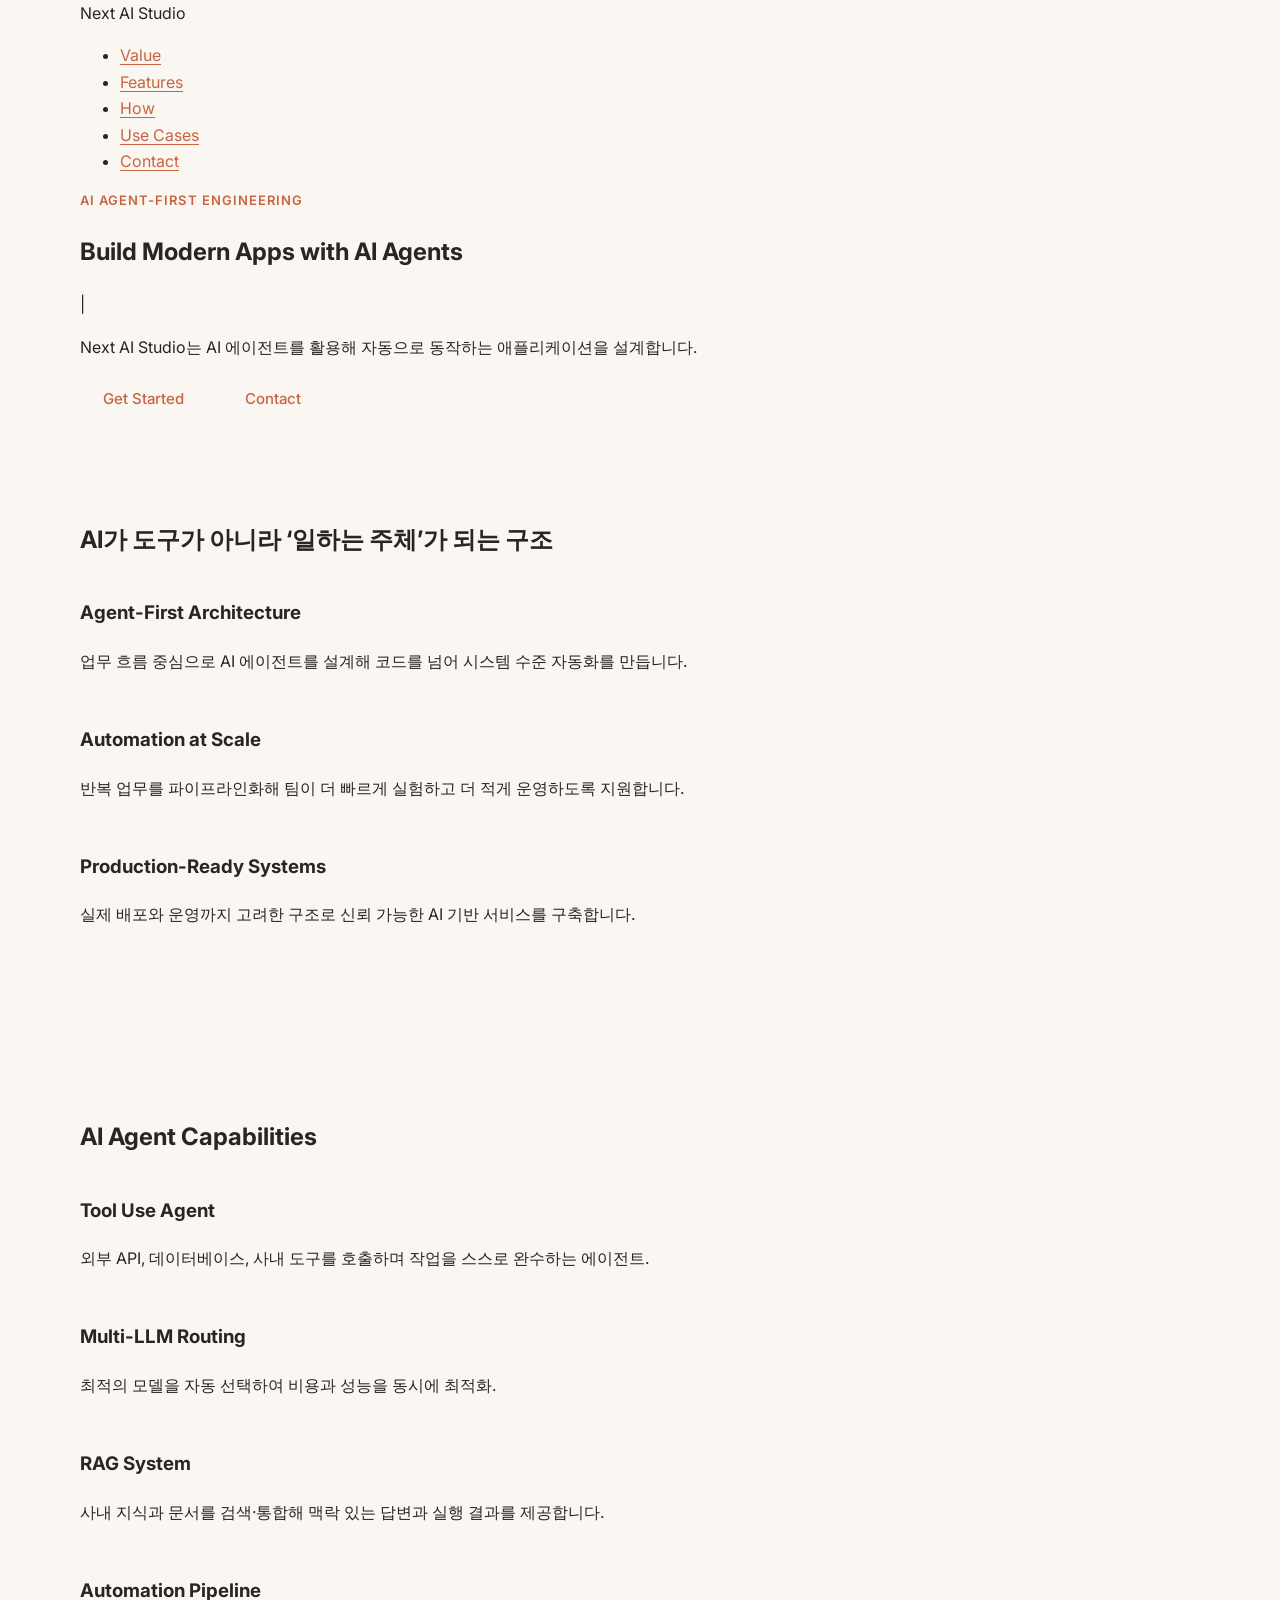
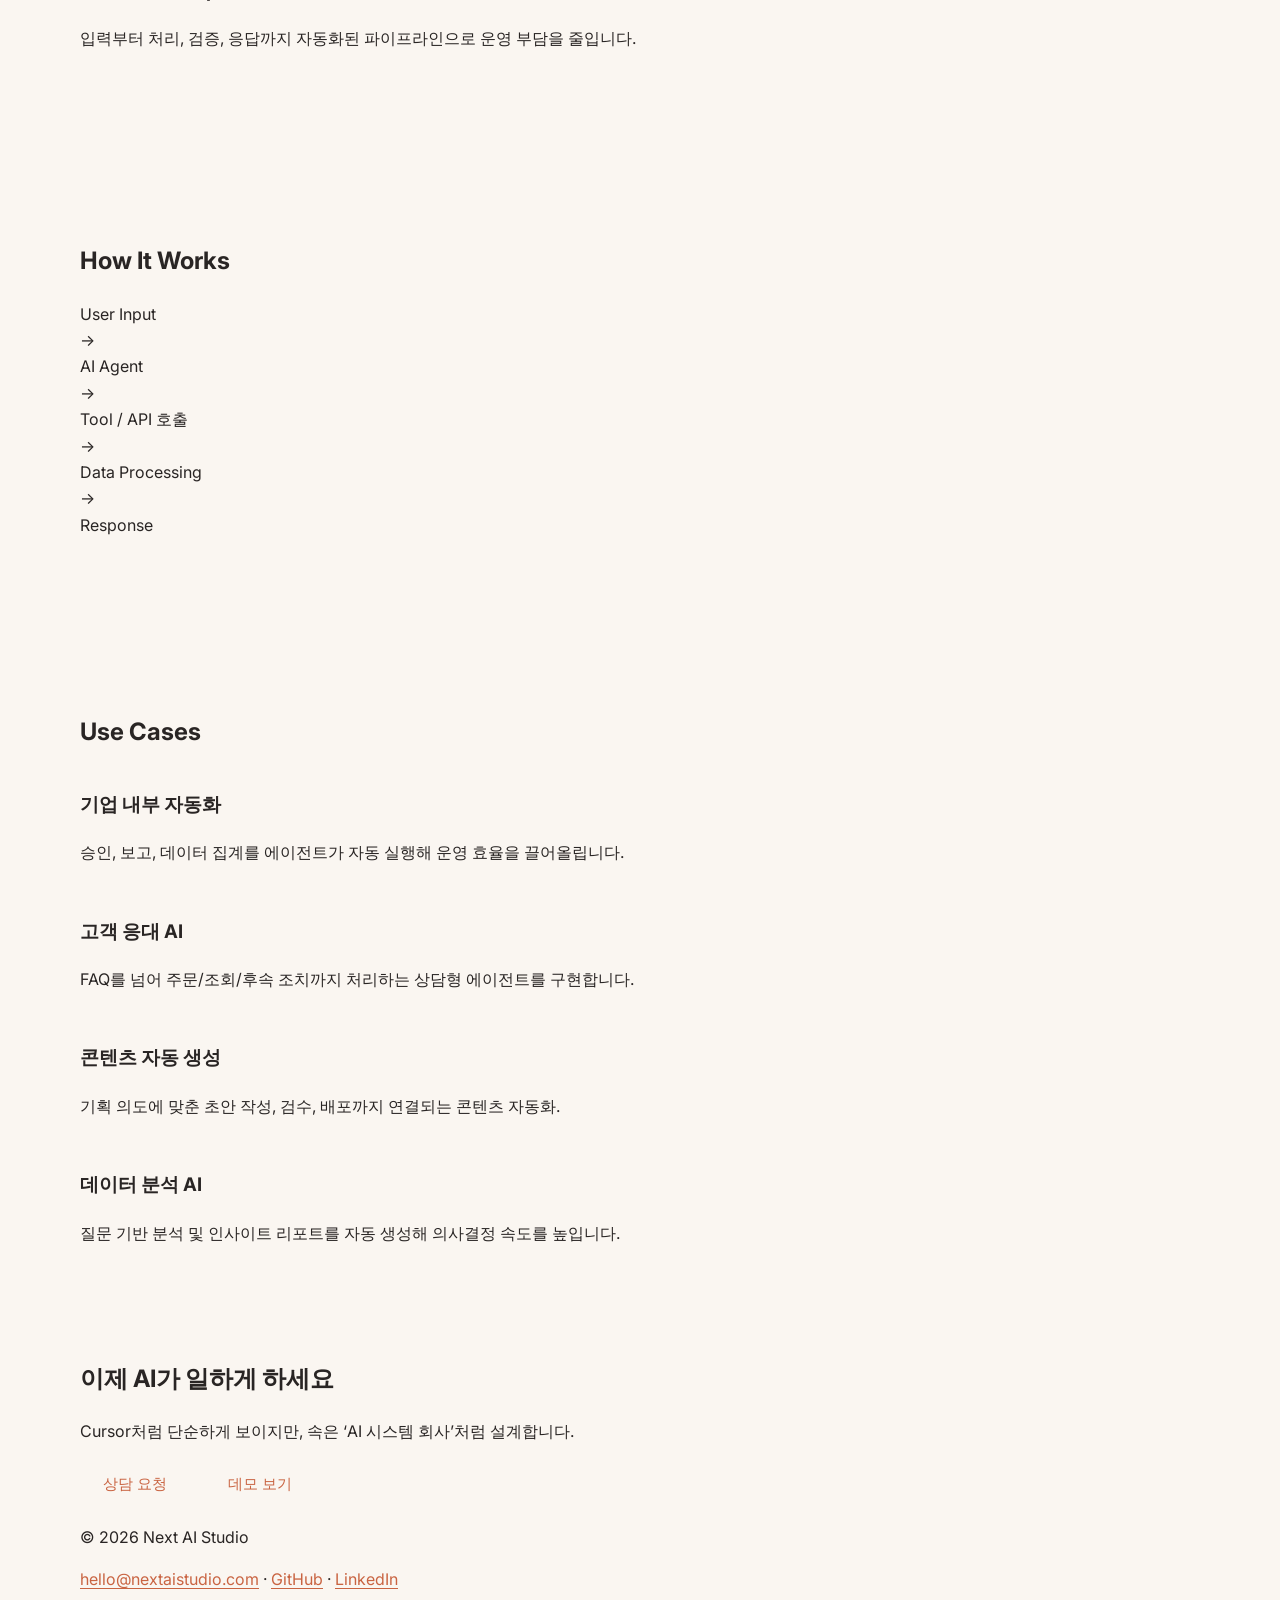
<file: 5.html>
<!DOCTYPE html>
<html lang="ko">
  <head>
    <meta charset="UTF-8" />
    <meta name="viewport" content="width=device-width, initial-scale=1.0" />
    <meta
      name="description"
      content="Next AI Studio는 AI 에이전트 중심의 현대적 애플리케이션 개발을 지원하는 바이브코딩 에이전시입니다."
    />
    <title>Next AI Studio | AI Agent Vibe Coding Agency</title>
    <link rel="preconnect" href="https://fonts.googleapis.com" />
    <link rel="preconnect" href="https://fonts.gstatic.com" crossorigin />
    <link
      href="https://fonts.googleapis.com/css2?family=Inter:wght@400;500;600;700;800&display=swap"
      rel="stylesheet"
    />
    <link rel="stylesheet" href="styles.css" />
  </head>
  <body>
    <div class="bg-orb orb-1" aria-hidden="true"></div>
    <div class="bg-orb orb-2" aria-hidden="true"></div>

    <header>
      <nav class="container nav">
        <a href="#hero" class="brand">Next AI Studio</a>
        <ul class="nav-links">
          <li><a href="#value">Value</a></li>
          <li><a href="#features">Features</a></li>
          <li><a href="#how">How</a></li>
          <li><a href="#usecases">Use Cases</a></li>
          <li><a href="#cta">Contact</a></li>
        </ul>
      </nav>
    </header>

    <main>
      <section id="hero" class="hero container fade">
        <p class="eyebrow">AI AGENT-FIRST ENGINEERING</p>
        <h1>Build Modern Apps with <span class="gradient">AI Agents</span></h1>
        <p class="typing-wrap">
          <span class="typing" aria-live="polite"></span><span class="cursor">|</span>
        </p>
        <p class="subtext">
          Next AI Studio는 AI 에이전트를 활용해 자동으로 동작하는 애플리케이션을 설계합니다.
        </p>
        <div class="hero-actions">
          <a href="#cta" class="btn primary">Get Started</a>
          <a href="#footer" class="btn ghost">Contact</a>
        </div>
      </section>

      <section id="value" class="container section fade">
        <h2>AI가 도구가 아니라 ‘일하는 주체’가 되는 구조</h2>
        <div class="card-grid three">
          <article class="card">
            <h3>Agent-First Architecture</h3>
            <p>업무 흐름 중심으로 AI 에이전트를 설계해 코드를 넘어 시스템 수준 자동화를 만듭니다.</p>
          </article>
          <article class="card">
            <h3>Automation at Scale</h3>
            <p>반복 업무를 파이프라인화해 팀이 더 빠르게 실험하고 더 적게 운영하도록 지원합니다.</p>
          </article>
          <article class="card">
            <h3>Production-Ready Systems</h3>
            <p>실제 배포와 운영까지 고려한 구조로 신뢰 가능한 AI 기반 서비스를 구축합니다.</p>
          </article>
        </div>
      </section>

      <section id="features" class="container section fade">
        <h2>AI Agent Capabilities</h2>
        <div class="card-grid two">
          <article class="feature-card">
            <h3>Tool Use Agent</h3>
            <p>외부 API, 데이터베이스, 사내 도구를 호출하며 작업을 스스로 완수하는 에이전트.</p>
          </article>
          <article class="feature-card">
            <h3>Multi-LLM Routing</h3>
            <p>최적의 모델을 자동 선택하여 비용과 성능을 동시에 최적화.</p>
          </article>
          <article class="feature-card">
            <h3>RAG System</h3>
            <p>사내 지식과 문서를 검색·통합해 맥락 있는 답변과 실행 결과를 제공합니다.</p>
          </article>
          <article class="feature-card">
            <h3>Automation Pipeline</h3>
            <p>입력부터 처리, 검증, 응답까지 자동화된 파이프라인으로 운영 부담을 줄입니다.</p>
          </article>
        </div>
      </section>

      <section id="how" class="container section fade">
        <h2>How It Works</h2>
        <div class="flow">
          <div class="flow-step">User Input</div>
          <div class="flow-arrow">→</div>
          <div class="flow-step">AI Agent</div>
          <div class="flow-arrow">→</div>
          <div class="flow-step">Tool / API 호출</div>
          <div class="flow-arrow">→</div>
          <div class="flow-step">Data Processing</div>
          <div class="flow-arrow">→</div>
          <div class="flow-step">Response</div>
        </div>
      </section>

      <section id="usecases" class="container section fade">
        <h2>Use Cases</h2>
        <div class="card-grid two">
          <article class="card usecase">
            <h3>기업 내부 자동화</h3>
            <p>승인, 보고, 데이터 집계를 에이전트가 자동 실행해 운영 효율을 끌어올립니다.</p>
          </article>
          <article class="card usecase">
            <h3>고객 응대 AI</h3>
            <p>FAQ를 넘어 주문/조회/후속 조치까지 처리하는 상담형 에이전트를 구현합니다.</p>
          </article>
          <article class="card usecase">
            <h3>콘텐츠 자동 생성</h3>
            <p>기획 의도에 맞춘 초안 작성, 검수, 배포까지 연결되는 콘텐츠 자동화.</p>
          </article>
          <article class="card usecase">
            <h3>데이터 분석 AI</h3>
            <p>질문 기반 분석 및 인사이트 리포트를 자동 생성해 의사결정 속도를 높입니다.</p>
          </article>
        </div>
      </section>

      <section id="cta" class="container cta fade">
        <h2>이제 AI가 일하게 하세요</h2>
        <p>Cursor처럼 단순하게 보이지만, 속은 ‘AI 시스템 회사’처럼 설계합니다.</p>
        <div class="hero-actions">
          <a href="mailto:hello@nextaistudio.com" class="btn primary">상담 요청</a>
          <a href="#hero" class="btn ghost">데모 보기</a>
        </div>
      </section>
    </main>

    <footer id="footer" class="container footer">
      <p>© 2026 Next AI Studio</p>
      <p>
        <a href="mailto:hello@nextaistudio.com">hello@nextaistudio.com</a>
        <span aria-hidden="true">·</span>
        <a href="https://github.com" target="_blank" rel="noreferrer">GitHub</a>
        <span aria-hidden="true">·</span>
        <a href="https://linkedin.com" target="_blank" rel="noreferrer">LinkedIn</a>
      </p>
    </footer>

    <script src="script.js"></script>
  </body>
</html>
</file>
<file: styles.css>
/* AgentDJ Studio — Claude-inspired theme tokens */

:root {
  --color-bg: #faf6f1;
  --color-bg-alt: #f3ebe3;
  --color-surface: #fffcf7;
  --color-text: #292524;
  --color-muted: #57534e;
  --color-border: #e7ddd3;
  --color-accent: #c96442;
  --color-accent-hover: #b35435;
  --color-accent-soft: rgba(201, 100, 66, 0.12);
  --color-ink-strong: #1c1917;

  --font-sans: "Inter", system-ui, sans-serif;
  --font-display: "Fraunces", "Georgia", serif;

  --radius-sm: 8px;
  --radius-md: 14px;
  --radius-lg: 22px;
  --radius-pill: 999px;

  --shadow-soft: 0 12px 40px rgba(28, 25, 23, 0.08);
  --shadow-float: 0 20px 50px rgba(41, 37, 36, 0.1);

  --space-unit: clamp(1rem, 0.92rem + 0.35vw, 1.35rem);
  --container-max: 1120px;
  --header-h: 4.25rem;

  --ease-out: cubic-bezier(0.22, 1, 0.36, 1);
}

*,
*::before,
*::after {
  box-sizing: border-box;
}

html {
  scroll-padding-top: calc(var(--header-h) + 0.75rem);
}

body {
  margin: 0;
  font-family: var(--font-sans);
  font-size: 1rem;
  line-height: 1.65;
  color: var(--color-text);
  background: var(--color-bg);
}

img {
  max-width: 100%;
  height: auto;
  display: block;
}

strong {
  font-weight: 600;
  color: var(--color-ink-strong);
}

a {
  color: var(--color-accent);
  text-decoration-thickness: 1px;
  text-underline-offset: 3px;
  transition: color 0.2s ease;
}

a:hover {
  color: var(--color-accent-hover);
}

.sr-only {
  position: absolute;
  width: 1px;
  height: 1px;
  padding: 0;
  margin: -1px;
  overflow: hidden;
  clip: rect(0, 0, 0, 0);
  white-space: nowrap;
  border: 0;
}

.skip-link {
  position: absolute;
  left: 1rem;
  top: 1rem;
  padding: 0.5rem 1rem;
  background: var(--color-surface);
  border-radius: var(--radius-sm);
  font-weight: 500;
  z-index: 1000;
  transform: translateY(-140%);
  transition: transform 0.2s ease;
}

.skip-link:focus {
  outline: 2px solid var(--color-accent);
  outline-offset: 2px;
  transform: translateY(0);
}

.container {
  width: min(var(--container-max), 100vw - 2rem);
  margin-inline: auto;
}

.muted {
  color: var(--color-muted);
}

.small {
  font-size: 0.875rem;
}

.accent {
  color: var(--color-accent);
}

/* Header */

.site-header {
  position: sticky;
  top: 0;
  z-index: 50;
  background: rgba(250, 246, 241, 0.92);
  backdrop-filter: blur(10px);
  border-bottom: 1px solid var(--color-border);
}

.site-header.header-scrolled {
  box-shadow: 0 10px 30px rgba(28, 25, 23, 0.06);
}

.header-inner {
  display: flex;
  align-items: center;
  justify-content: space-between;
  gap: 1rem;
  min-height: var(--header-h);
}

.brand {
  display: inline-flex;
  align-items: center;
  gap: 0.6rem;
  color: inherit;
  text-decoration: none;
}

.brand:hover {
  color: inherit;
}

.brand-mark {
  border-radius: 10px;
  flex-shrink: 0;
}

.brand-name {
  font-family: var(--font-display);
  font-size: 1.15rem;
  font-weight: 500;
  letter-spacing: -0.02em;
}

.nav-toggle {
  display: none;
  width: 2.75rem;
  height: 2.75rem;
  padding: 0;
  border: 1px solid var(--color-border);
  border-radius: var(--radius-sm);
  background: var(--color-surface);
  cursor: pointer;
  align-items: center;
  justify-content: center;
}

.nav-toggle-lines {
  display: block;
  width: 1.25rem;
  height: 2px;
  background: var(--color-text);
  position: relative;
  border-radius: 2px;
}

.nav-toggle-lines::before,
.nav-toggle-lines::after {
  content: "";
  position: absolute;
  left: 0;
  width: 100%;
  height: 2px;
  background: var(--color-text);
  border-radius: 2px;
}

.nav-toggle-lines::before {
  top: -6px;
}

.nav-toggle-lines::after {
  top: 6px;
}

.site-nav .nav-list {
  list-style: none;
  margin: 0;
  padding: 0;
  display: flex;
  flex-wrap: wrap;
  align-items: center;
  gap: 0.35rem 1.15rem;
}

.site-nav a {
  font-size: 0.9375rem;
  color: var(--color-muted);
  text-decoration: none;
  padding: 0.35rem 0.2rem;
}

.site-nav a:hover {
  color: var(--color-text);
}

.nav-cta {
  padding: 0.45rem 0.95rem !important;
  border-radius: var(--radius-pill);
  background: var(--color-accent);
  color: #fffbf7 !important;
  font-weight: 500;
}

.nav-cta:hover {
  background: var(--color-accent-hover);
  color: #fffbf7 !important;
}

@media (max-width: 860px) {
  .nav-toggle {
    display: inline-flex;
  }

  .site-nav {
    position: absolute;
    left: 0;
    right: 0;
    top: 100%;
    background: var(--color-surface);
    border-bottom: 1px solid var(--color-border);
    box-shadow: var(--shadow-soft);
    max-height: 0;
    overflow: hidden;
    transition: max-height 0.35s var(--ease-out);
  }

  .site-nav.is-open {
    max-height: 22rem;
  }

  .site-nav .nav-list {
    flex-direction: column;
    align-items: stretch;
    padding: 1rem 1.5rem 1.25rem;
    gap: 0.15rem;
  }

  .site-nav a {
    padding: 0.65rem 0;
  }
}

/* Sections */

.section {
  padding: clamp(3.5rem, 6vw, 5.5rem) 0;
}

.section-alt {
  background: var(--color-bg-alt);
}

.section-head {
  max-width: 42rem;
  margin-bottom: clamp(2rem, 4vw, 2.75rem);
}

.section-title {
  font-family: var(--font-display);
  font-size: clamp(1.75rem, 3.4vw, 2.35rem);
  font-weight: 500;
  line-height: 1.2;
  letter-spacing: -0.02em;
  margin: 0 0 0.75rem;
  color: var(--color-ink-strong);
}

.title-en {
  display: block;
  font-family: var(--font-sans);
  font-size: 0.85rem;
  font-weight: 500;
  letter-spacing: 0.04em;
  text-transform: uppercase;
  color: var(--color-muted);
  margin-top: 0.5rem;
}

.section-intro {
  margin: 0;
  font-size: 1.05rem;
  color: var(--color-muted);
}

.eyebrow {
  font-size: 0.8125rem;
  font-weight: 600;
  letter-spacing: 0.08em;
  text-transform: uppercase;
  color: var(--color-accent);
  margin: 0 0 0.75rem;
}

/* Hero */

.hero-grid {
  display: grid;
  grid-template-columns: minmax(0, 1.05fr) minmax(0, 0.95fr);
  gap: clamp(2rem, 4vw, 3.5rem);
  align-items: center;
}

.hero-title {
  font-family: var(--font-display);
  font-size: clamp(2.25rem, 5vw, 3.15rem);
  font-weight: 500;
  line-height: 1.12;
  letter-spacing: -0.03em;
  margin: 0 0 1rem;
  color: var(--color-ink-strong);
}

.hero-lede {
  font-size: 1.1rem;
  color: var(--color-muted);
  max-width: 34rem;
  margin: 0 0 1.75rem;
}

.hero-actions {
  display: flex;
  flex-wrap: wrap;
  gap: 0.75rem 1rem;
}

.hero-visual {
  display: flex;
  justify-content: center;
}

.hero-card-stack {
  width: min(100%, 420px);
  display: flex;
  flex-direction: column;
  gap: 0.85rem;
}

.mock-card {
  background: var(--color-surface);
  border: 1px solid var(--color-border);
  border-radius: var(--radius-md);
  padding: 1rem 1.15rem;
  font-size: 0.9rem;
  color: var(--color-muted);
  box-shadow: var(--shadow-soft);
}

.mock-card-top {
  transform: translateX(-8px);
}

.mock-card-accent {
  background: var(--color-accent-soft);
  border-color: rgba(201, 100, 66, 0.35);
  color: var(--color-text);
}

.mock-label {
  display: block;
  font-size: 0.7rem;
  font-weight: 600;
  letter-spacing: 0.06em;
  text-transform: uppercase;
  color: var(--color-accent);
  margin-bottom: 0.35rem;
}

@media (max-width: 880px) {
  .hero-grid {
    grid-template-columns: 1fr;
  }

  .mock-card-top {
    transform: none;
  }
}

/* Buttons */

.btn {
  display: inline-flex;
  align-items: center;
  justify-content: center;
  gap: 0.4rem;
  padding: 0.65rem 1.35rem;
  font-size: 0.9375rem;
  font-weight: 500;
  font-family: inherit;
  border-radius: var(--radius-pill);
  border: 1px solid transparent;
  cursor: pointer;
  text-decoration: none;
  transition:
    background 0.2s ease,
    color 0.2s ease,
    border-color 0.2s ease,
    transform 0.2s ease;
}

.btn:focus-visible {
  outline: 2px solid var(--color-accent);
  outline-offset: 3px;
}

.btn-primary {
  background: var(--color-accent);
  color: #fffbf7;
}

.btn-primary:hover {
  background: var(--color-accent-hover);
  color: #fffbf7;
}

.btn-ghost {
  background: transparent;
  border-color: var(--color-border);
  color: var(--color-text);
}

.btn-ghost:hover {
  border-color: var(--color-accent);
  color: var(--color-accent);
}

.btn-lg {
  padding: 0.85rem 1.6rem;
  font-size: 1rem;
}

/* Card grids */

.card-grid {
  list-style: none;
  padding: 0;
  margin: 0;
  display: grid;
  gap: 1rem;
}

.card-grid-3 {
  grid-template-columns: repeat(2, minmax(0, 1fr));
}

@media (max-width: 559px) {
  .card-grid-3 {
    grid-template-columns: 1fr;
  }
}

@media (min-width: 900px) {
  .card-grid-3 {
    grid-template-columns: repeat(4, minmax(0, 1fr));
  }
}

.surface-card {
  height: 100%;
  padding: 1.25rem 1.35rem;
  background: var(--color-surface);
  border: 1px solid var(--color-border);
  border-radius: var(--radius-lg);
  box-shadow: 0 6px 24px rgba(28, 25, 23, 0.05);
}

.surface-card-title {
  font-family: var(--font-sans);
  font-size: 1.05rem;
  font-weight: 600;
  margin: 0 0 0.5rem;
  color: var(--color-ink-strong);
}

/* Split layouts */

.split {
  display: grid;
  grid-template-columns: minmax(0, 1fr) minmax(0, 1fr);
  gap: clamp(1.75rem, 4vw, 3rem);
  align-items: center;
}

.split.reverse {
  direction: rtl;
}

.split.reverse > * {
  direction: ltr;
}

.split-copy p {
  margin: 0;
  font-size: 1.05rem;
  color: var(--color-muted);
}

.split-panel {
  min-height: 120px;
}

@media (max-width: 720px) {
  .split,
  .split.reverse {
    grid-template-columns: 1fr;
    direction: ltr;
  }
}

.pill-list {
  display: flex;
  flex-wrap: wrap;
  gap: 0.5rem;
}

.pill {
  display: inline-block;
  padding: 0.45rem 0.9rem;
  background: var(--color-surface);
  border: 1px solid var(--color-border);
  border-radius: var(--radius-pill);
  font-size: 0.85rem;
  color: var(--color-muted);
}

.quote-panel {
  margin: 0;
  padding: 1.5rem 1.35rem;
  font-size: 1.05rem;
  font-style: italic;
  color: var(--color-text);
  background: var(--color-surface);
  border-left: 4px solid var(--color-accent);
  border-radius: var(--radius-md);
  box-shadow: var(--shadow-soft);
}

/* Agent steps */

.agent-steps {
  list-style: none;
  margin: 0;
  padding: 0;
  display: grid;
  gap: 1rem;
}

@media (min-width: 768px) {
  .agent-steps {
    grid-template-columns: repeat(3, minmax(0, 1fr));
  }
}

.agent-steps li {
  display: flex;
  gap: 1rem;
  padding: 1.25rem;
  background: var(--color-surface);
  border: 1px solid var(--color-border);
  border-radius: var(--radius-lg);
}

.agent-step-num {
  flex-shrink: 0;
  width: 2.25rem;
  height: 2.25rem;
  display: grid;
  place-items: center;
  font-weight: 600;
  font-size: 0.95rem;
  background: var(--color-accent-soft);
  color: var(--color-accent);
  border-radius: var(--radius-sm);
}

/* Checklist */

.checklist {
  list-style: none;
  margin: 0;
  padding: 1.5rem 1.35rem;
  background: var(--color-surface);
  border-radius: var(--radius-lg);
  border: 1px solid var(--color-border);
  box-shadow: var(--shadow-soft);
}

.checklist li {
  position: relative;
  padding-left: 1.75rem;
  margin-bottom: 0.65rem;
  color: var(--color-muted);
}

.checklist li:last-child {
  margin-bottom: 0;
}

.checklist li::before {
  content: "";
  position: absolute;
  left: 0;
  top: 0.45rem;
  width: 0.55rem;
  height: 0.55rem;
  border-radius: 50%;
  background: var(--color-accent);
}

/* Lifecycle */

.lifecycle-grid {
  display: grid;
  gap: 1rem;
}

@media (min-width: 768px) {
  .lifecycle-grid {
    grid-template-columns: repeat(3, minmax(0, 1fr));
  }
}

.lifecycle-card {
  padding: 1.35rem 1.25rem;
  background: var(--color-surface);
  border: 1px solid var(--color-border);
  border-radius: var(--radius-lg);
}

.lifecycle-label {
  font-family: var(--font-display);
  font-size: 1.35rem;
  margin: 0 0 0.5rem;
  color: var(--color-accent);
}

/* Capabilities */

.capability-cards {
  display: grid;
  gap: 1rem;
}

@media (min-width: 768px) {
  .capability-cards {
    grid-template-columns: repeat(3, minmax(0, 1fr));
  }
}

.capability-card {
  padding: 1.35rem 1.25rem;
  background: var(--color-surface);
  border-radius: var(--radius-lg);
  border: 1px solid var(--color-border);
}

.capability-card h3 {
  margin: 0 0 0.5rem;
  font-size: 1.05rem;
  color: var(--color-ink-strong);
}

/* Ecosystem list */

.ecosystem-list {
  list-style: none;
  margin: 0;
  padding: 0;
  display: flex;
  flex-direction: column;
  gap: 1rem;
}

.ecosystem-list li {
  padding: 1rem 1.15rem;
  background: var(--color-surface);
  border-radius: var(--radius-md);
  border: 1px solid var(--color-border);
  font-size: 0.975rem;
  color: var(--color-muted);
}

/* Trust */

.trust-note {
  font-size: 0.95rem;
}

.testimonials {
  display: grid;
  gap: 1.25rem;
}

@media (min-width: 760px) {
  .testimonials {
    grid-template-columns: repeat(2, minmax(0, 1fr));
  }
}

.testimonial {
  margin: 0;
  padding: 1.5rem 1.35rem;
  background: var(--color-surface);
  border-radius: var(--radius-lg);
  border: 1px solid var(--color-border);
  box-shadow: var(--shadow-soft);
}

.testimonial p {
  margin: 0 0 1rem;
  font-size: 1.05rem;
  font-style: italic;
  color: var(--color-text);
}

.testimonial footer {
  font-size: 0.9rem;
  color: var(--color-muted);
}

/* Highlights */

.highlight-cards {
  display: grid;
  gap: 1rem;
}

@media (min-width: 768px) {
  .highlight-cards {
    grid-template-columns: repeat(3, minmax(0, 1fr));
  }
}

.highlight-card {
  padding: 1.35rem 1.25rem;
  background: var(--color-surface);
  border: 1px solid var(--color-border);
  border-radius: var(--radius-lg);
}

.highlight-card h3 {
  margin: 0 0 0.5rem;
  font-size: 1.1rem;
  color: var(--color-ink-strong);
}

/* CTA section */

.cta-section {
  text-align: center;
}

.cta-inner {
  max-width: 40rem;
}

.cta-title {
  text-align: center;
}

.cta-copy .muted {
  font-size: 1.05rem;
}

.cta-actions {
  margin-top: 1.75rem;
  display: flex;
  flex-wrap: wrap;
  gap: 0.75rem 1rem;
  justify-content: center;
}

/* Footer */

.site-footer {
  padding: 2.5rem 0 3rem;
  border-top: 1px solid var(--color-border);
  background: var(--color-bg);
}

.footer-inner {
  display: flex;
  flex-direction: column;
  gap: 1.25rem;
}

.footer-brand .brand-name {
  font-family: var(--font-display);
  font-size: 1.2rem;
}

.footer-nav {
  display: flex;
  flex-wrap: wrap;
  gap: 1rem 1.5rem;
}

.footer-nav a {
  font-size: 0.9375rem;
  color: var(--color-muted);
  text-decoration: none;
}

.footer-nav a:hover {
  color: var(--color-accent);
}

.footer-meta {
  margin: 0;
}

@media (prefers-reduced-motion: reduce) {
  *,
  *::before,
  *::after {
    animation-duration: 0.01ms !important;
    animation-iteration-count: 1 !important;
    transition-duration: 0.01ms !important;
  }

  html {
    scroll-behavior: auto;
  }
}

html:not(.reduced-motion) {
  scroll-behavior: smooth;
}

/* Scroll reveal */

.reveal {
  opacity: 1;
}

html:not(.reduced-motion) .reveal {
  opacity: 0;
  transform: translateY(16px);
  transition:
    opacity 0.55s var(--ease-out),
    transform 0.55s var(--ease-out);
}

html:not(.reduced-motion) .reveal.is-visible {
  opacity: 1;
  transform: translateY(0);
}
</file>
